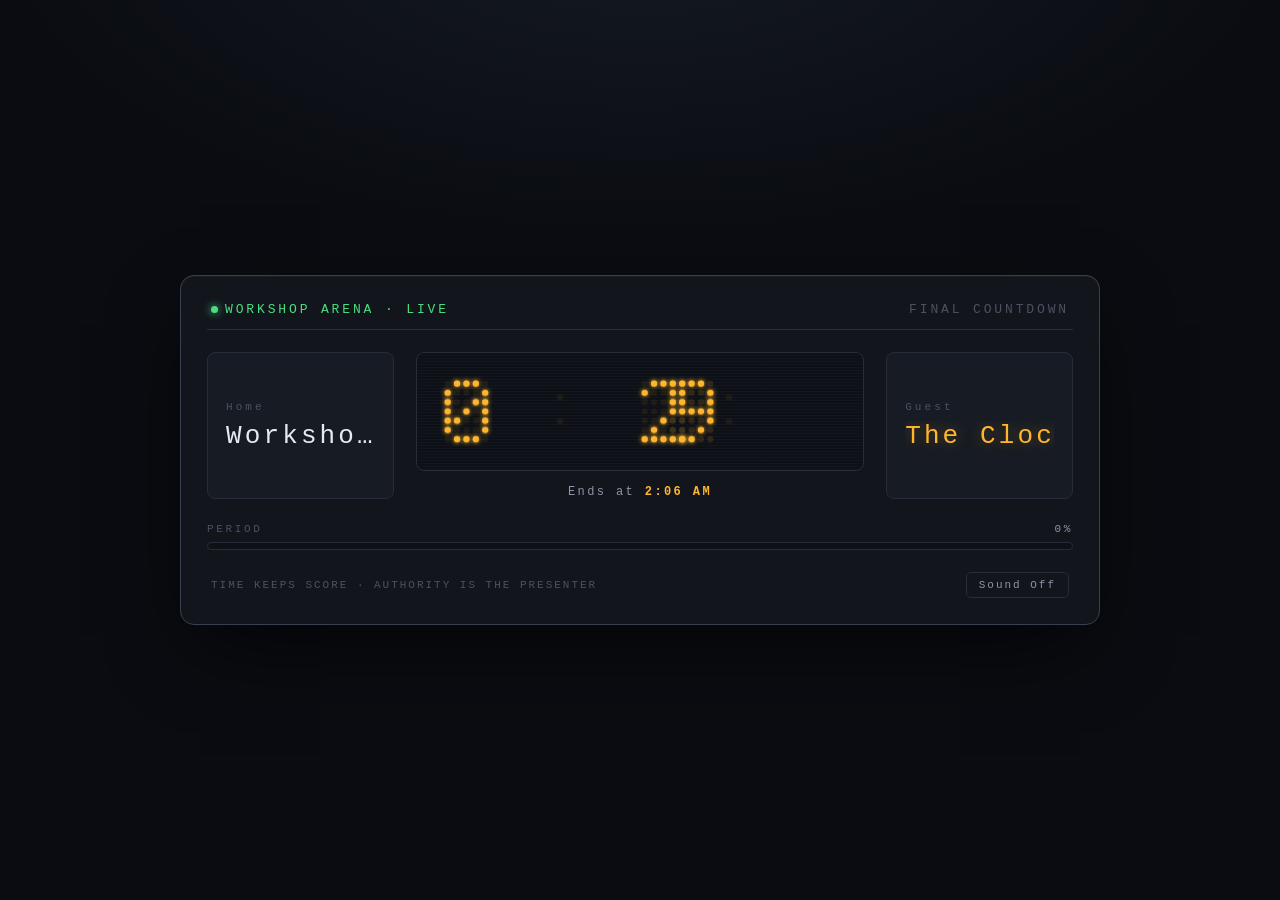
<file: examples/intro-prompt/index.html>
<!DOCTYPE html>
<html lang="en">
<head>
<meta charset="UTF-8">
<meta name="viewport" content="width=device-width, initial-scale=1.0">
<title>Workshop Arena · Final Countdown</title>
<style>
  :root {
    --arena: #0a0c11;
    --panel: #12151c;
    --panel-inner: #171b23;
    --frame: #262c38;
    --frame-bright: #38404f;
    --led: #ffb62e;
    --led-dim: rgba(255, 182, 46, 0.09);
    --red: #ff4b33;
    --muted: #8b95a5;
    --faint: #4a5261;
    --live: #4ade80;
  }

  * { margin: 0; padding: 0; box-sizing: border-box; }

  html, body { height: 100%; }

  body {
    background:
      radial-gradient(1200px 600px at 50% -10%, #151a24 0%, var(--arena) 55%),
      var(--arena);
    color: #e6ebf2;
    font-family: ui-monospace, SFMono-Regular, Menlo, Consolas, "Liberation Mono", monospace;
    display: flex;
    align-items: center;
    justify-content: center;
    min-height: 100%;
    padding: clamp(12px, 3vw, 40px);
  }

  .board {
    width: min(100%, 920px);
    background: var(--panel);
    border: 1px solid var(--frame-bright);
    border-radius: 14px;
    padding: clamp(12px, 2.5vw, 26px);
    box-shadow:
      0 30px 80px -20px rgba(0,0,0,0.8),
      inset 0 1px 0 rgba(255,255,255,0.04);
  }

  .eyebrow {
    display: flex;
    align-items: center;
    justify-content: space-between;
    gap: 12px;
    padding: 0 4px 12px;
    border-bottom: 1px solid var(--frame);
    margin-bottom: clamp(14px, 2.5vw, 22px);
    font-size: clamp(10px, 1.4vw, 13px);
    letter-spacing: 0.22em;
    text-transform: uppercase;
    color: var(--muted);
  }

  .eyebrow .live {
    display: inline-flex;
    align-items: center;
    gap: 7px;
    color: var(--live);
  }

  .eyebrow .live::before {
    content: "";
    width: 7px;
    height: 7px;
    border-radius: 50%;
    background: var(--live);
    box-shadow: 0 0 8px var(--live);
    animation: pulse 1.6s ease-in-out infinite;
  }

  .eyebrow .tag { color: var(--faint); }

  .main {
    display: grid;
    grid-template-columns: 1fr 2.4fr 1fr;
    align-items: stretch;
    gap: clamp(10px, 2vw, 22px);
  }

  .plaque {
    display: flex;
    flex-direction: column;
    justify-content: center;
    gap: 8px;
    padding: clamp(10px, 2vw, 18px);
    background: var(--panel-inner);
    border: 1px solid var(--frame);
    border-radius: 8px;
    min-width: 0;
  }

  .plaque .side {
    font-size: clamp(9px, 1.2vw, 11px);
    letter-spacing: 0.28em;
    color: var(--faint);
  }

  .plaque .name {
    font-size: clamp(16px, 2.6vw, 26px);
    letter-spacing: 0.12em;
    white-space: nowrap;
    overflow: hidden;
    text-overflow: ellipsis;
  }

  .plaque .name.clock {
    color: var(--led);
    text-shadow: 0 0 14px rgba(255,182,46,0.35);
  }

  .clock {
    display: flex;
    align-items: stretch;
    justify-content: center;
    flex-direction: column;
    gap: clamp(8px, 1.5vw, 14px);
    min-width: 0;
  }

  .display {
    width: 100%;
    background: #0d1016;
    border: 1px solid var(--frame);
    border-radius: 8px;
    padding: clamp(8px, 1.6vw, 14px);
    position: relative;
    overflow: hidden;
  }

  .display::after {
    content: "";
    position: absolute;
    inset: 0;
    background: repeating-linear-gradient(
      0deg,
      rgba(255,255,255,0.025) 0 1px,
      transparent 1px 3px
    );
    pointer-events: none;
  }

  canvas {
    display: block;
    width: 100%;
    height: auto;
  }

  .ends {
    font-size: clamp(10px, 1.4vw, 12px);
    letter-spacing: 0.2em;
    color: var(--muted);
    text-align: center;
  }

  .ends b { color: var(--led); font-weight: 700; }

  .progress-wrap { margin-top: clamp(14px, 2.5vw, 24px); }

  .progress-head {
    display: flex;
    justify-content: space-between;
    font-size: clamp(9px, 1.2vw, 11px);
    letter-spacing: 0.24em;
    color: var(--faint);
    text-transform: uppercase;
    margin-bottom: 7px;
  }

  .progress-head .pct { color: var(--muted); }

  .track {
    height: 8px;
    background: #0d1016;
    border: 1px solid var(--frame);
    border-radius: 4px;
    overflow: hidden;
  }

  .fill {
    height: 100%;
    width: 0%;
    background: linear-gradient(90deg, #8a6a1a, var(--led));
    box-shadow: 0 0 10px rgba(255,182,46,0.5);
    transition: width 0.5s linear;
  }

  .board.is-final .fill { background: linear-gradient(90deg, #7a1e12, var(--red)); box-shadow: 0 0 10px rgba(255,75,51,0.5); }

  .board.is-final .plaque .name.clock,
  .board.is-final .ends b { color: var(--red); text-shadow: 0 0 14px rgba(255,75,51,0.45); }

  .banner {
    margin-top: clamp(14px, 2.5vw, 24px);
    border: 1px solid var(--red);
    border-radius: 8px;
    background: rgba(255,75,51,0.08);
    color: var(--red);
    font-size: clamp(14px, 2.4vw, 22px);
    letter-spacing: 0.34em;
    text-transform: uppercase;
    text-align: center;
    padding: clamp(10px, 1.8vw, 16px);
    display: none;
  }

  .board.is-final .banner { display: block; animation: flash 1s steps(2, jump-none) infinite; }

  .footer {
    margin-top: clamp(14px, 2.5vw, 22px);
    display: flex;
    justify-content: space-between;
    align-items: center;
    gap: 10px;
    padding: 0 4px;
    font-size: clamp(9px, 1.2vw, 11px);
    letter-spacing: 0.18em;
    color: var(--faint);
    text-transform: uppercase;
  }

  .sound-btn {
    background: transparent;
    color: var(--muted);
    border: 1px solid var(--frame);
    border-radius: 5px;
    padding: 6px 12px;
    font: inherit;
    font-size: clamp(9px, 1.2vw, 11px);
    letter-spacing: 0.18em;
    cursor: pointer;
    transition: border-color 0.2s, color 0.2s;
  }

  .sound-btn:hover { border-color: var(--frame-bright); color: #e6ebf2; }
  .sound-btn.on { color: var(--led); border-color: var(--led); }
  .sound-btn:focus-visible { outline: 2px solid var(--led); outline-offset: 2px; }

  @keyframes pulse {
    0%, 100% { opacity: 1; }
    50% { opacity: 0.35; }
  }

  @keyframes flash {
    0%, 100% { opacity: 1; }
    50% { opacity: 0.25; }
  }

  @media (max-width: 640px) {
    .main { grid-template-columns: 1fr; }
    .plaque { flex-direction: row; align-items: baseline; gap: 12px; }
    .footer { flex-direction: column; gap: 12px; }
  }

  @media (prefers-reduced-motion: reduce) {
    .eyebrow .live::before, .banner { animation: none; }
    .fill { transition: none; }
  }
</style>
</head>
<body>
  <main class="board" id="board" aria-live="off">
    <header class="eyebrow">
      <span class="live">Workshop Arena · Live</span>
      <span class="tag">Final Countdown</span>
    </header>

    <section class="main">
      <div class="plaque">
        <span class="side">Home</span>
        <span class="name">Workshop</span>
      </div>

      <div class="clock">
        <div class="display">
          <canvas id="clock" aria-label="Time remaining"></canvas>
        </div>
        <div class="ends" id="ends">Ends at <b id="endTime">--:--</b></div>
      </div>

      <div class="plaque">
        <span class="side">Guest</span>
        <span class="name clock" id="guestName">The Clock</span>
      </div>
    </section>

    <section class="progress-wrap">
      <div class="progress-head">
        <span>Period</span>
        <span class="pct" id="pct">0%</span>
      </div>
      <div class="track"><div class="fill" id="fill"></div></div>
    </section>

    <div class="banner" id="banner">Final &middot; End of Workshop</div>

    <footer class="footer">
      <span>Time keeps score &middot; authority is the presenter</span>
      <button class="sound-btn" id="soundBtn" type="button">Sound Off</button>
    </footer>
  </main>

<script>
(() => {
  "use strict";

  const DURATION = 3 * 60 * 60 * 1000;
  const KEY = "workshop-countdown-end";

  const FONT = {
    "0": ["01110","10001","10011","10101","11001","10001","01110"],
    "1": ["00100","01100","00100","00100","00100","00100","01110"],
    "2": ["01110","10001","00001","00010","00100","01000","11111"],
    "3": ["11111","00010","00100","00010","00001","10001","01110"],
    "4": ["00010","00110","01010","10010","11111","00010","00010"],
    "5": ["11111","10000","11110","00001","00001","10001","01110"],
    "6": ["00110","01000","10000","11110","10001","10001","01110"],
    "7": ["11111","00001","00010","00100","01000","01000","01000"],
    "8": ["01110","10001","10001","01110","10001","10001","01110"],
    "9": ["01110","10001","10001","01111","00001","00010","01100"]
  };

  const canvas = document.getElementById("clock");
  const ctx = canvas.getContext("2d");
  const board = document.getElementById("board");
  const endTimeEl = document.getElementById("endTime");
  const pctEl = document.getElementById("pct");
  const fillEl = document.getElementById("fill");
  const guestEl = document.getElementById("guestName");
  const soundBtn = document.getElementById("soundBtn");

  let end = Number(localStorage.getItem(KEY));
  if (!end || end <= Date.now()) {
    end = Date.now() + DURATION;
    localStorage.setItem(KEY, end);
  }
  const start = end - DURATION;

  let soundArmed = false;
  let audioCtx = null;
  let finalSounded = false;

  endTimeEl.textContent = new Date(end).toLocaleTimeString([], { hour: "numeric", minute: "2-digit" });

  soundBtn.addEventListener("click", () => {
    soundArmed = !soundArmed;
    soundBtn.classList.toggle("on", soundArmed);
    soundBtn.textContent = soundArmed ? "Sound On" : "Sound Off";
    if (soundArmed && !audioCtx) {
      try { audioCtx = new (window.AudioContext || window.webkitAudioContext)(); } catch (_) {}
    }
  });

  function buzzer() {
    if (!soundArmed || !audioCtx) return;
    if (audioCtx.state === "suspended") audioCtx.resume();
    const t0 = audioCtx.currentTime + 0.03;
    [[0, 0.42], [0.55, 0.42]].forEach(([off, dur]) => {
      const osc = audioCtx.createOscillator();
      const gain = audioCtx.createGain();
      osc.type = "square";
      osc.frequency.value = 418;
      gain.gain.setValueAtTime(0.0001, t0 + off);
      gain.gain.exponentialRampToValueAtTime(0.22, t0 + off + 0.02);
      gain.gain.setValueAtTime(0.22, t0 + off + dur - 0.08);
      gain.gain.exponentialRampToValueAtTime(0.0001, t0 + off + dur);
      osc.connect(gain).connect(audioCtx.destination);
      osc.start(t0 + off);
      osc.stop(t0 + off + dur + 0.05);
    });
  }

  const COLS = 42; // 6 digits × 6 + 2 colons × 3
  const PAD = 12;

  let unit = 10;
  let cssW = 1;
  let cssH = 1;

  function layout() {
    const dpr = window.devicePixelRatio || 1;
    cssW = canvas.clientWidth;
    unit = (cssW - PAD * 2) / COLS;
    cssH = unit * 7 + PAD * 2;
    canvas.width = Math.round(cssW * dpr);
    canvas.height = Math.round(cssH * dpr);
    canvas.style.height = cssH + "px";
  }

  function digitX(idx) {
    const row = Math.floor(idx / 2);
    const col = idx % 2;
    return PAD + col * 21 * unit + (row > 0 ? 24 * unit : 0);
  }

  function colonX(which) {
    return PAD + (which === 0 ? 12 : 30) * unit;
  }

  function draw(timeStr, colonOn) {
    const dpr = window.devicePixelRatio || 1;
    const isFinal = timeStr === "00:00:00";
    const color = isFinal ? "#ff4b33" : "#ffb62e";
    const dimColor = isFinal ? "rgba(255,75,51,0.07)" : "rgba(255,182,46,0.07)";

    ctx.setTransform(dpr, 0, 0, dpr, 0, 0);
    ctx.clearRect(0, 0, cssW, cssH);

    // Unlit full matrix (faint), so the whole board reads as a scoreboard
    ctx.fillStyle = dimColor;
    ctx.shadowBlur = 0;
    for (let d = 0; d < 6; d++) {
      drawMatrix(digitX(d), PAD, unit, () => true);
    }
    drawColonMatrix(colonX(0), PAD, unit);
    drawColonMatrix(colonX(1), PAD, unit);

    // Lit digits
    ctx.fillStyle = color;
    ctx.shadowColor = color;
    ctx.shadowBlur = 5;
    for (let d = 0; d < 6; d++) {
      const rows = FONT[timeStr[d]] || "0000000";
      drawMatrix(digitX(d), PAD, unit, (r, c) => rows[r] && rows[r][c] === "1");
    }
    if (colonOn) {
      drawColonMatrix(colonX(0), PAD, unit);
      drawColonMatrix(colonX(1), PAD, unit);
    }
    ctx.shadowBlur = 0;
  }

  function drawMatrix(x0, y0, u, shouldLight) {
    const r = u * 0.34;
    for (let rw = 0; rw < 7; rw++) {
      for (let c = 0; c < 5; c++) {
        if (shouldLight(rw, c)) {
          dot(x0 + (c + 0.5) * u, y0 + (rw + 0.5) * u, r);
        }
      }
    }
  }

  function drawColonMatrix(x0, y0, u) {
    const r = u * 0.34;
    dot(x0 + u * 0.5, y0 + u * 2.0, r);
    dot(x0 + u * 0.5, y0 + u * 4.6, r);
  }

  function dot(x, y, r) {
    ctx.beginPath();
    ctx.arc(x, y, r, 0, Math.PI * 2);
    ctx.fill();
  }

  function pad2(n) { return String(n).padStart(2, "0"); }

  function tick() {
    const now = Date.now();
    let remaining = end - now;

    if (remaining <= 0) {
      remaining = 0;
      if (!board.classList.contains("is-final")) {
        board.classList.add("is-final");
        guestEl.textContent = "Final";
        if (!finalSounded) { buzzer(); finalSounded = true; }
      }
    } else {
      if (board.classList.contains("is-final")) {
        board.classList.remove("is-final");
        guestEl.textContent = "The Clock";
        finalSounded = false;
      }
    }

    const total = end - start;
    const elapsedPct = Math.min(100, Math.max(0, (now - start) / total * 100));
    fillEl.style.width = elapsedPct + "%";
    pctEl.textContent = Math.round(elapsedPct) + "%";

    const s = Math.floor(remaining / 1000);
    const timeStr = pad2(Math.floor(s / 3600)) + ":" + pad2(Math.floor((s % 3600) / 60)) + ":" + pad2(s % 60);
    const colonOn = reduced ? true : (Math.floor(now / 1000) % 2 === 0);

    canvas.setAttribute("aria-label", "Time remaining: " + timeStr);
    draw(timeStr, colonOn);
  }

  const reduced = window.matchMedia("(prefers-reduced-motion: reduce)").matches;
  let raf = null;
  function loop() {
    tick();
    raf = requestAnimationFrame(loop);
  }

  let resizeTimer = null;
  window.addEventListener("resize", () => {
    clearTimeout(resizeTimer);
    resizeTimer = setTimeout(() => { layout(); }, 120);
  });

  layout();
  loop();
})();
</script>
</body>
</html>
</file>
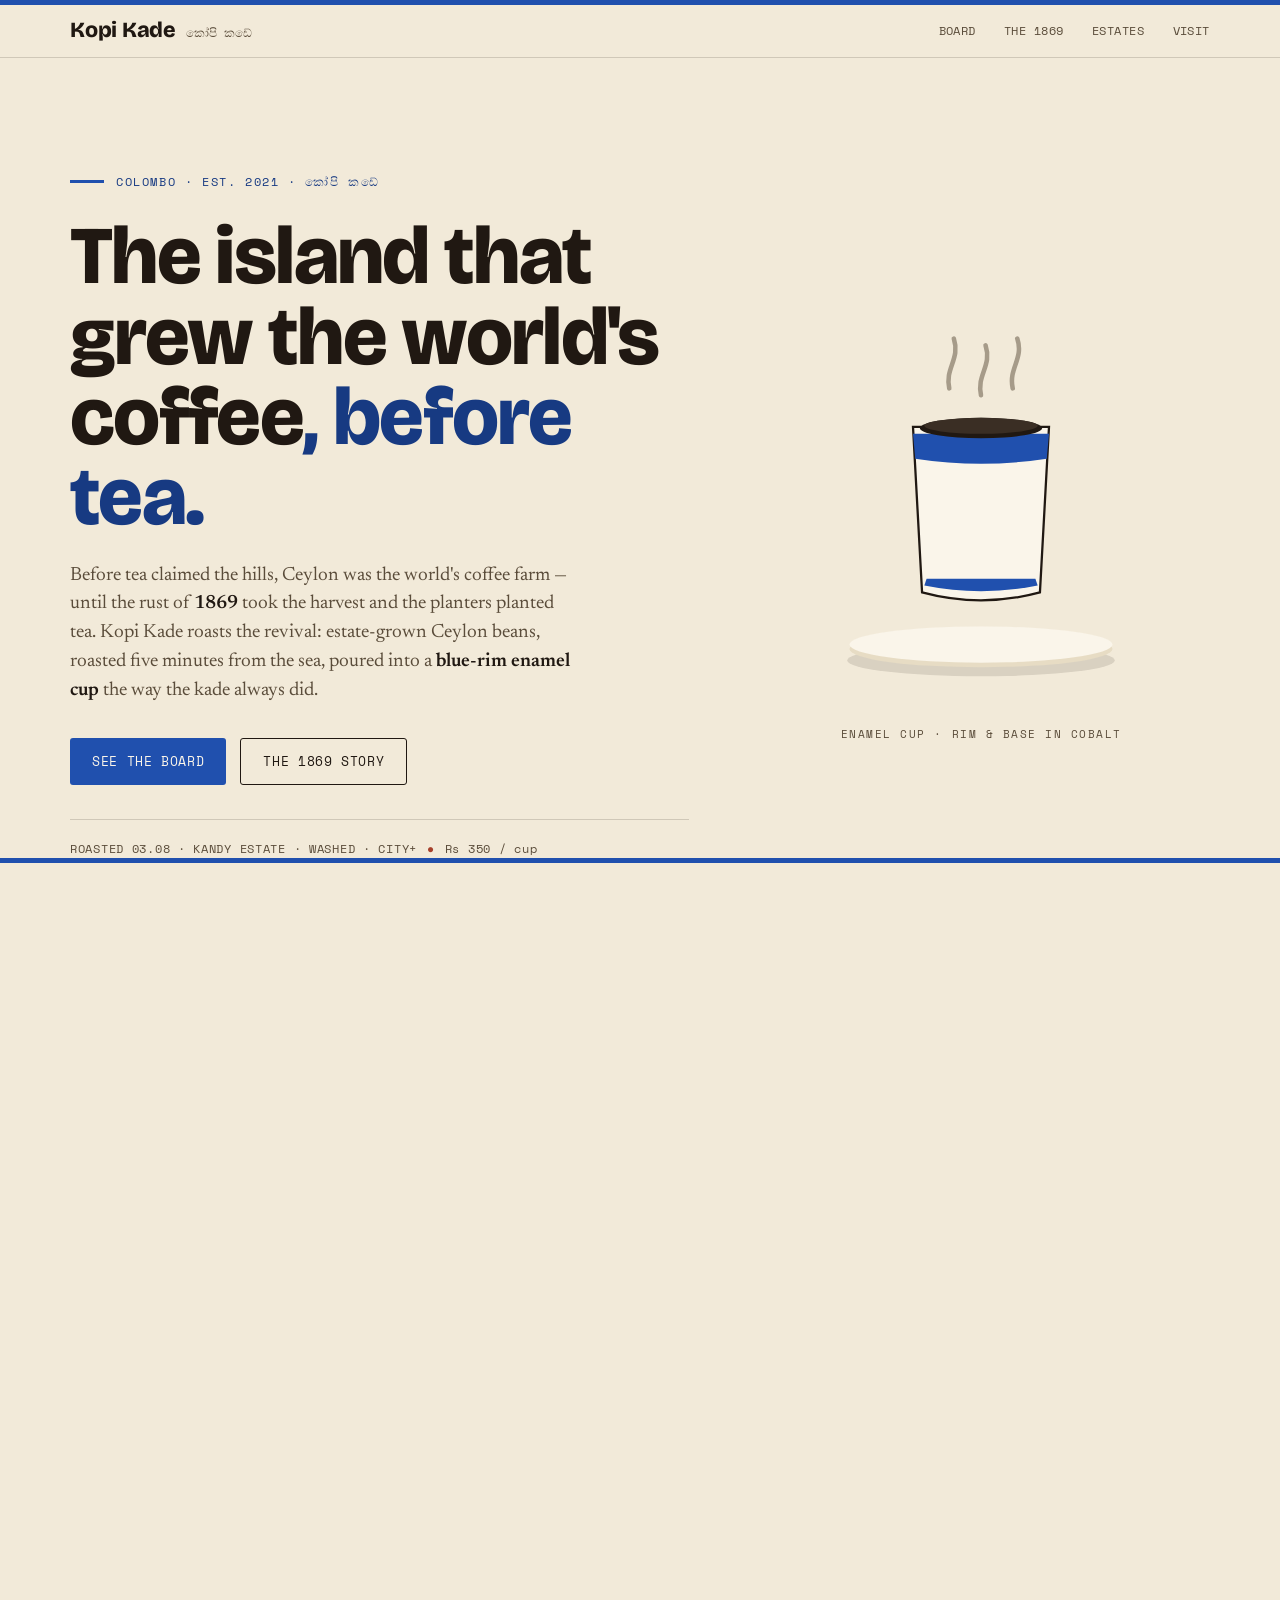
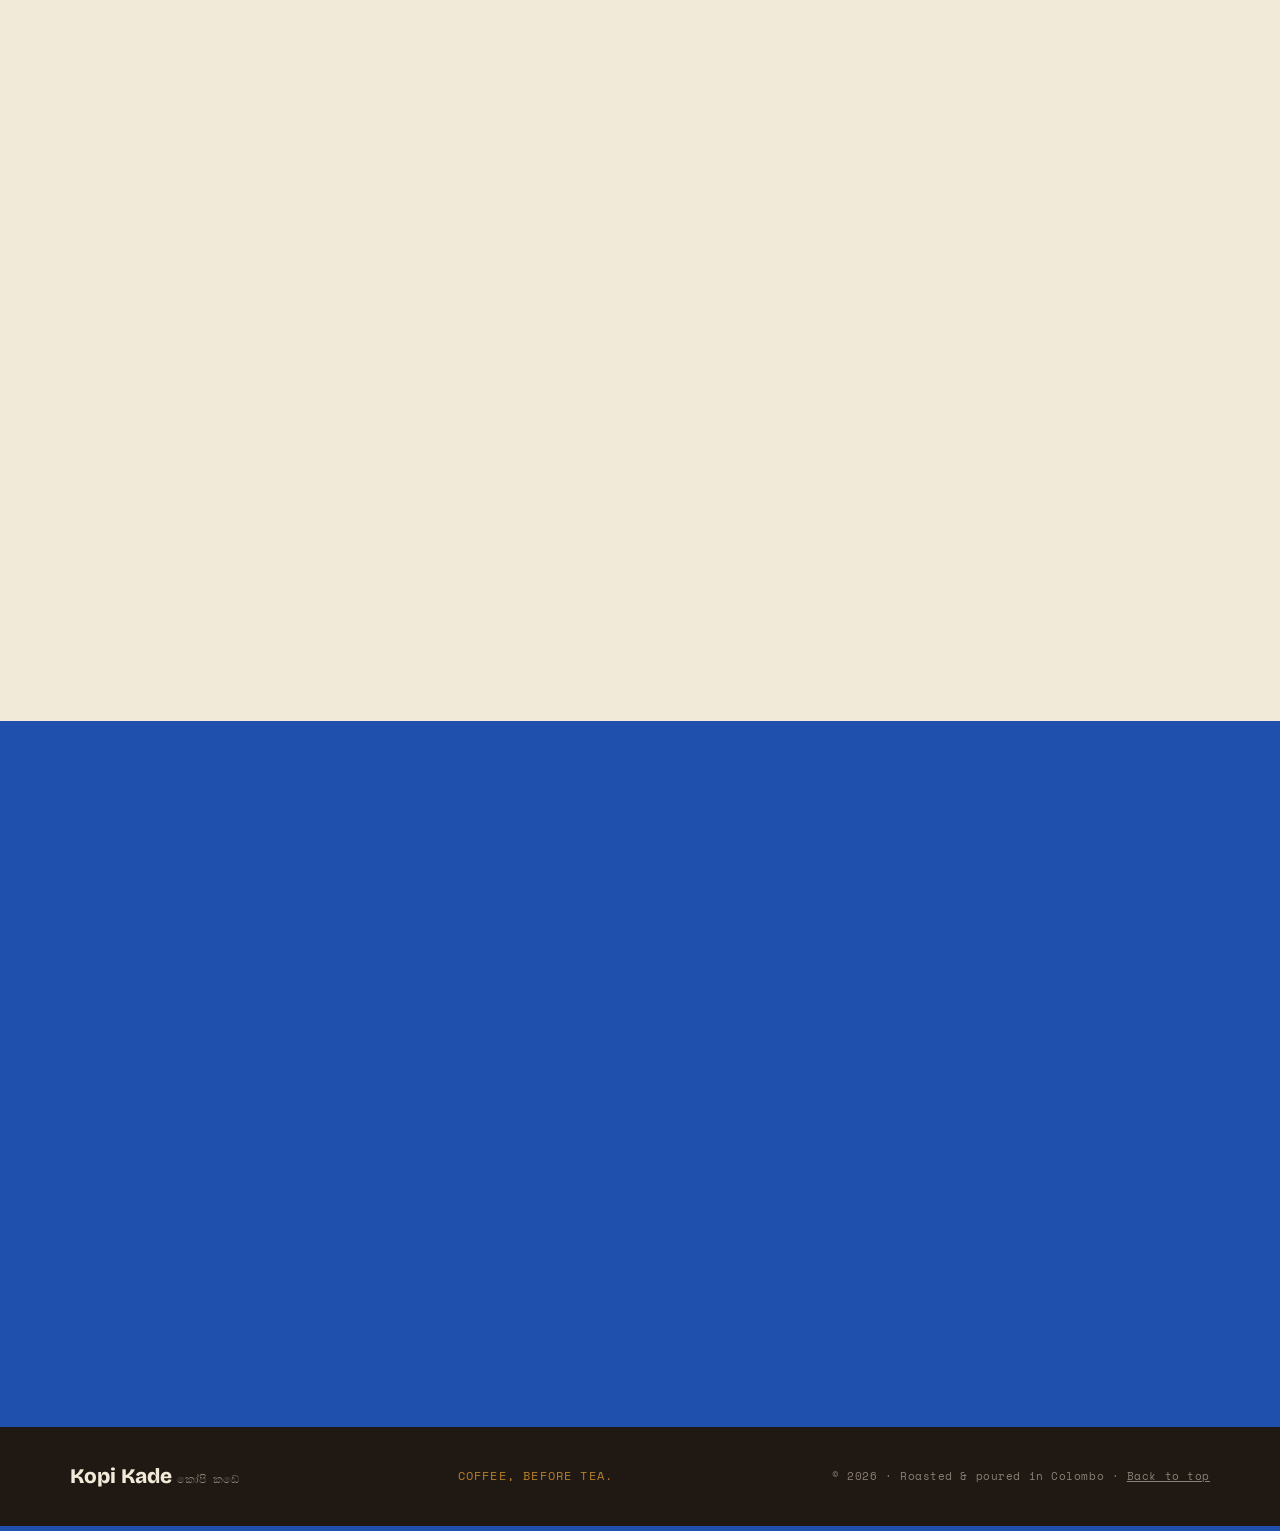
<file: examples/landing-page/with-skills/index.html>
<!DOCTYPE html>
<html lang="en">
<head>
<meta charset="UTF-8" />
<meta name="viewport" content="width=device-width, initial-scale=1.0" />
<title>Kopi Kade — Ceylon coffee, roasted in Colombo</title>
<meta name="description" content="Kopi Kade is a specialty kopi kade in Colombo pouring the revival of Ceylon coffee — the island that grew the world's coffee before the 1869 rust. Estate beans, roasted on Galle Road, served in a blue-rim enamel cup." />
<link rel="preconnect" href="https://fonts.googleapis.com" />
<link rel="preconnect" href="https://fonts.gstatic.com" crossorigin />
<link href="https://fonts.googleapis.com/css2?family=Bricolage+Grotesque:opsz,wght@12..96,500;12..96,700;12..96,800&family=Newsreader:opsz,wght@6..72,400;6..72,500;6..72,600&family=Space+Mono:wght@400;700&display=swap" rel="stylesheet" />
<style>
  :root {
    --ivory: #f2ead9;
    --paper: #faf5ea;
    --ink: #201812;
    --ink-soft: #5a4c3a;
    --enamel: #2050ae;
    --enamel-deep: #173a82;
    --jaggery: #b9812a;
    --rust: #a6402b;
    --line: rgba(32, 24, 18, 0.16);
    --font-display: "Bricolage Grotesque", system-ui, sans-serif;
    --font-body: "Newsreader", Georgia, serif;
    --font-mono: "Space Mono", ui-monospace, monospace;
    --rim: 5px;
  }

  * { margin: 0; padding: 0; box-sizing: border-box; }

  html { scroll-behavior: smooth; }

  body {
    font-family: var(--font-body);
    background: var(--ivory);
    color: var(--ink);
    line-height: 1.5;
    -webkit-font-smoothing: antialiased;
    overflow-x: hidden;
  }

  ::selection { background: var(--enamel); color: var(--paper); }

  a { color: inherit; }

  img, svg { display: block; max-width: 100%; }

  .wrap { width: min(1140px, 92%); margin-inline: auto; }

  /* ---------------- Header ---------------- */
  .site-header {
    position: sticky;
    top: 0;
    z-index: 60;
    background: var(--ivory);
    border-top: var(--rim) solid var(--enamel);
    border-bottom: 1px solid var(--line);
  }

  .nav {
    display: flex;
    align-items: center;
    justify-content: space-between;
    gap: 20px;
    padding: 14px 0;
  }

  .wordmark {
    display: flex;
    align-items: baseline;
    gap: 10px;
    font-family: var(--font-display);
    font-weight: 800;
    font-size: 1.35rem;
    letter-spacing: -0.01em;
    text-decoration: none;
    line-height: 1;
  }

  .wordmark .si { font-family: var(--font-mono); font-weight: 400; font-size: 0.72rem; color: var(--ink-soft); letter-spacing: 0; }

  .nav-links {
    display: flex;
    align-items: center;
    gap: 28px;
    list-style: none;
  }

  .nav-links a {
    font-family: var(--font-mono);
    font-size: 0.78rem;
    letter-spacing: 0.04em;
    text-transform: uppercase;
    text-decoration: none;
    color: var(--ink-soft);
    transition: color 0.15s ease;
  }

  .nav-links a:hover { color: var(--enamel); }

  .nav-toggle {
    display: none;
    background: none;
    border: 1.5px solid var(--ink);
    border-radius: 50%;
    width: 40px;
    height: 40px;
    font-family: var(--font-mono);
    font-size: 1rem;
    color: var(--ink);
    cursor: pointer;
  }

  .nav-toggle[aria-expanded="true"] { color: var(--paper); background: var(--enamel); border-color: var(--enamel); }

  /* ---------------- Hero ---------------- */
  .hero { padding: clamp(64px, 9vw, 120px) 0 0; position: relative; }

  .hero-grid {
    display: grid;
    grid-template-columns: minmax(0, 1.15fr) minmax(0, 0.85fr);
    gap: clamp(32px, 5vw, 72px);
    align-items: center;
  }

  .hero-eyebrow {
    font-family: var(--font-mono);
    font-size: 0.72rem;
    letter-spacing: 0.14em;
    text-transform: uppercase;
    color: var(--enamel-deep);
    display: flex;
    align-items: center;
    gap: 12px;
    margin-bottom: 26px;
  }

  .hero-eyebrow::before {
    content: "";
    width: 34px;
    height: 3px;
    background: var(--enamel);
  }

  .hero h1 {
    font-family: var(--font-display);
    font-weight: 800;
    font-size: clamp(2.7rem, 6.4vw, 5.3rem);
    line-height: 0.98;
    letter-spacing: -0.02em;
    margin-bottom: 24px;
  }

  .hero h1 .dim { color: var(--enamel-deep); }

  .hero-lede {
    font-size: clamp(1.05rem, 1.5vw, 1.2rem);
    color: var(--ink-soft);
    max-width: 46ch;
    margin-bottom: 32px;
  }

  .hero-lede strong { color: var(--ink); font-weight: 600; }

  .hero-ctas { display: flex; flex-wrap: wrap; gap: 14px; margin-bottom: 34px; }

  .btn {
    display: inline-flex;
    align-items: center;
    gap: 10px;
    padding: 13px 22px;
    border-radius: 3px;
    font-family: var(--font-mono);
    font-size: 0.8rem;
    letter-spacing: 0.05em;
    text-transform: uppercase;
    text-decoration: none;
    cursor: pointer;
    transition: transform 0.15s ease, box-shadow 0.2s ease, background 0.2s ease, color 0.2s ease;
  }

  .btn:hover { transform: translateY(-2px); }

  .btn-cobalt { background: var(--enamel); color: var(--paper); }
  .btn-cobalt:hover { background: var(--enamel-deep); }

  .btn-ghost { border: 1.5px solid var(--ink); color: var(--ink); background: transparent; }
  .btn-ghost:hover { background: var(--ink); color: var(--ivory); }

  .hero-stamp {
    font-family: var(--font-mono);
    font-size: 0.74rem;
    letter-spacing: 0.06em;
    color: var(--ink-soft);
    display: flex;
    align-items: center;
    gap: 10px;
    padding-top: 20px;
    border-top: 1px solid var(--line);
  }

  .hero-stamp b { color: var(--rust); font-weight: 700; }

  /* Hero cup */
  .hero-cup { position: relative; display: grid; place-items: center; padding: 12px 0 0; }

  .cup-wrap { position: relative; width: min(340px, 84%); }

  .cup-svg { width: 100%; height: auto; }

  .steam {
    animation: rise 3.4s ease-in-out infinite;
  }
  .steam.s2 { animation-delay: 1.1s; }
  .steam.s3 { animation-delay: 2.2s; }

  @keyframes rise {
    0%   { opacity: 0; transform: translateY(6px); }
    35%  { opacity: 0.85; }
    100% { opacity: 0; transform: translateY(-22px); }
  }

  .cup-float { animation: bob 6s ease-in-out infinite; }
  @keyframes bob {
    0%, 100% { transform: translateY(0); }
    50%      { transform: translateY(-8px); }
  }

  .cup-caption {
    margin-top: 18px;
    font-family: var(--font-mono);
    font-size: 0.68rem;
    letter-spacing: 0.14em;
    text-transform: uppercase;
    color: var(--ink-soft);
    text-align: center;
  }

  /* ---------------- Section chrome ---------------- */
  section { padding: clamp(72px, 10vw, 120px) 0; }

  .rim-band {
    height: var(--rim);
    background: var(--enamel);
  }

  .section-label {
    font-family: var(--font-mono);
    font-size: 0.72rem;
    letter-spacing: 0.16em;
    text-transform: uppercase;
    color: var(--enamel-deep);
    display: flex;
    align-items: center;
    gap: 12px;
    margin-bottom: 20px;
  }

  .section-label::before { content: ""; width: 26px; height: 3px; background: var(--enamel); }

  .section-label.on-dark { color: #c9d8f2; }
  .section-label.on-dark::before { background: var(--jaggery); }

  .section-title {
    font-family: var(--font-display);
    font-weight: 800;
    font-size: clamp(2rem, 4.6vw, 3.4rem);
    line-height: 1.02;
    letter-spacing: -0.015em;
    margin-bottom: 18px;
  }

  .section-sub { font-size: clamp(1rem, 1.4vw, 1.15rem); color: var(--ink-soft); max-width: 56ch; }

  /* ---------------- The 1869 (story) ---------------- */
  .story { background: var(--ivory); }

  .story-head { margin-bottom: 56px; }

  .story-grid {
    display: grid;
    grid-template-columns: minmax(0, 0.85fr) minmax(0, 1.15fr);
    gap: clamp(32px, 5vw, 72px);
    align-items: start;
  }

  .story-body p { font-size: 1.06rem; color: var(--ink-soft); margin-bottom: 18px; max-width: 56ch; }
  .story-body p strong { color: var(--ink); font-weight: 600; }

  .rust-thread { margin-top: 30px; }

  .rust-thread .tick {
    display: grid;
    grid-template-columns: 74px 1fr;
    gap: 18px;
    padding: 14px 0;
    border-top: 1px solid var(--line);
  }

  .rust-thread .tick:last-child { border-bottom: 1px solid var(--line); }

  .rust-thread .year {
    font-family: var(--font-display);
    font-weight: 800;
    font-size: 1.5rem;
    color: var(--rust);
    letter-spacing: -0.01em;
  }

  .rust-thread .desc { font-size: 0.98rem; color: var(--ink-soft); padding-top: 5px; }
  .rust-thread .desc b { color: var(--ink); font-weight: 600; }

  .pull-line {
    margin-top: 44px;
    font-family: var(--font-display);
    font-weight: 700;
    font-size: clamp(1.5rem, 3vw, 2.2rem);
    line-height: 1.1;
    letter-spacing: -0.01em;
    color: var(--ink);
    max-width: 26ch;
  }

  .pull-line em { color: var(--enamel-deep); font-style: normal; }

  /* ---------------- The Board (menu) ---------------- */
  .board { background: var(--ink); color: var(--ivory); }

  .board-head { display: flex; flex-wrap: wrap; justify-content: space-between; align-items: end; gap: 18px; margin-bottom: 52px; }

  .board .section-title { color: var(--ivory); }
  .board .section-sub { color: rgba(242, 234, 217, 0.72); }

  .board-note { font-family: var(--font-mono); font-size: 0.72rem; letter-spacing: 0.1em; text-transform: uppercase; color: var(--jaggery); }

  .menu-list { max-width: 780px; }

  .menu-row {
    display: grid;
    grid-template-columns: minmax(0, 1fr) auto;
    gap: 20px;
    padding: 22px 0;
    border-top: 1px solid rgba(242, 234, 217, 0.18);
    transition: padding-left 0.2s ease;
  }

  .menu-row:hover { padding-left: 10px; }

  .menu-row:last-child { border-bottom: 1px solid rgba(242, 234, 217, 0.18); }

  .menu-name {
    display: flex;
    align-items: baseline;
    gap: 14px;
    font-family: var(--font-display);
    font-weight: 700;
    font-size: clamp(1.3rem, 2.4vw, 1.75rem);
    letter-spacing: -0.01em;
  }

  .menu-name .si { font-family: var(--font-mono); font-weight: 400; font-size: 0.62rem; color: rgba(242, 234, 217, 0.5); letter-spacing: 0.02em; }

  .menu-desc { color: rgba(242, 234, 217, 0.72); font-size: 1rem; margin-top: 6px; max-width: 52ch; }

  .menu-data {
    font-family: var(--font-mono);
    font-size: 0.7rem;
    letter-spacing: 0.06em;
    color: #c9d8f2;
    margin-top: 10px;
  }

  .menu-price {
    font-family: var(--font-mono);
    font-weight: 700;
    font-size: 1.05rem;
    color: var(--jaggery);
    white-space: nowrap;
    align-self: start;
    padding-top: 4px;
  }

  /* ---------------- The Estates (origin) ---------------- */
  .estates { background: var(--ivory); }

  .estates-head { margin-bottom: 48px; }

  .lot-grid {
    display: grid;
    grid-template-columns: repeat(3, 1fr);
    gap: 18px;
  }

  .lot {
    background: var(--paper);
    border: 1px solid var(--line);
    border-top: var(--rim) solid var(--enamel);
    padding: 26px 24px 24px;
    transition: transform 0.2s ease, box-shadow 0.25s ease;
  }

  .lot:hover { transform: translateY(-4px); box-shadow: 0 18px 40px -22px rgba(32, 24, 18, 0.4); }

  .lot .lot-name {
    font-family: var(--font-display);
    font-weight: 800;
    font-size: 1.5rem;
    letter-spacing: -0.01em;
    margin-bottom: 4px;
  }

  .lot .lot-tag { font-family: var(--font-mono); font-size: 0.66rem; letter-spacing: 0.12em; text-transform: uppercase; color: var(--enamel-deep); margin-bottom: 18px; }

  .lot .lot-meta {
    font-family: var(--font-mono);
    font-size: 0.72rem;
    line-height: 1.9;
    letter-spacing: 0.02em;
    color: var(--ink-soft);
    border-top: 1px solid var(--line);
    padding-top: 14px;
  }

  .lot .lot-meta b { color: var(--ink); font-weight: 700; }

  .estates-foot {
    margin-top: 40px;
    font-family: var(--font-mono);
    font-size: 0.74rem;
    letter-spacing: 0.06em;
    text-transform: uppercase;
    color: var(--ink-soft);
  }

  /* ---------------- Visit ---------------- */
  .visit { background: var(--enamel); color: var(--paper); }

  .visit-grid {
    display: grid;
    grid-template-columns: minmax(0, 1.1fr) minmax(0, 0.9fr);
    gap: clamp(32px, 5vw, 72px);
    align-items: center;
  }

  .visit .section-label { color: #d9e4f6; }
  .visit .section-label::before { background: var(--paper); }
  .visit .section-title { color: var(--paper); }
  .visit .section-sub { color: rgba(250, 245, 234, 0.82); }

  .visit-copy .section-title { margin-bottom: 26px; }

  .visit-meta { display: grid; gap: 6px; margin-top: 8px; }

  .visit-meta .vm {
    font-family: var(--font-mono);
    font-size: 0.8rem;
    letter-spacing: 0.04em;
    color: rgba(250, 245, 234, 0.92);
    padding: 9px 0;
    border-top: 1px solid rgba(250, 245, 234, 0.24);
  }

  .visit-meta .vm:last-child { border-bottom: 1px solid rgba(250, 245, 234, 0.24); }

  .visit-meta .vm b { color: var(--paper); font-weight: 700; }

  .visit-hours { margin-top: 26px; font-family: var(--font-mono); font-size: 0.74rem; letter-spacing: 0.05em; line-height: 1.9; color: #d9e4f6; }

  .visit-cta { margin-top: 30px; }

  .btn-paper { background: var(--paper); color: var(--enamel-deep); }
  .btn-paper:hover { background: #fff; }

  /* Mini cup motif for visit */
  .visit-cup { display: grid; place-items: center; }

  .visit-cup .cup-svg { width: min(260px, 80%); }

  /* ---------------- Footer ---------------- */
  .site-footer { background: var(--ink); color: rgba(242, 234, 217, 0.72); border-bottom: var(--rim) solid var(--enamel); }

  .footer-inner { display: flex; flex-wrap: wrap; justify-content: space-between; align-items: center; gap: 22px; padding: 34px 0; }

  .footer-brand { font-family: var(--font-display); font-weight: 800; font-size: 1.3rem; color: var(--ivory); }

  .footer-brand .si { font-family: var(--font-mono); font-weight: 400; font-size: 0.7rem; color: rgba(242, 234, 217, 0.55); }

  .footer-tag { font-family: var(--font-mono); font-size: 0.74rem; letter-spacing: 0.1em; text-transform: uppercase; color: var(--jaggery); }

  .footer-note { font-family: var(--font-mono); font-size: 0.7rem; letter-spacing: 0.05em; color: rgba(242, 234, 217, 0.5); }

  /* ---------------- Focus / motion ---------------- */
  :focus-visible { outline: 3px solid var(--enamel); outline-offset: 3px; }

  .sr-only {
    position: absolute;
    width: 1px; height: 1px;
    padding: 0; margin: -1px;
    overflow: hidden;
    clip: rect(0 0 0 0);
    white-space: nowrap;
    border: 0;
  }

  html.js .reveal { opacity: 0; transform: translateY(18px); transition: opacity 0.7s ease, transform 0.7s ease; }
  .reveal.in { opacity: 1; transform: none; }

  @media (prefers-reduced-motion: reduce) {
    html { scroll-behavior: auto; }
    .steam, .cup-float { animation: none !important; }
    html.js .reveal { opacity: 1; transform: none; transition: none; }
    .menu-row:hover { padding-left: 0; }
    .lot:hover { transform: none; box-shadow: none; }
    .btn:hover, .btn { transition: none; transform: none; }
  }

  /* ---------------- Responsive ---------------- */
  @media (max-width: 900px) {
    .hero-grid { grid-template-columns: 1fr; }
    .hero-cup { order: -1; margin-bottom: 8px; }
    .cup-wrap { width: min(300px, 76%); }

    .story-grid { grid-template-columns: 1fr; }

    .visit-grid { grid-template-columns: 1fr; }
    .visit-cup { order: -1; }

    .lot-grid { grid-template-columns: 1fr; }
  }

  @media (max-width: 640px) {
    .nav-links {
      position: fixed;
      inset: 0;
      top: 0;
      background: var(--ivory);
      flex-direction: column;
      justify-content: center;
      gap: 30px;
      font-size: 1.2rem;
      z-index: 50;
      transform: translateY(-100%);
      transition: transform 0.3s ease;
    }

    .nav-links.open { transform: translateY(0); }

    .nav-links a { font-size: 1.05rem; }

    .nav-toggle { display: block; position: relative; z-index: 60; }

    .nav { position: relative; }

    .wordmark .si { display: none; }

    .menu-row { grid-template-columns: 1fr; gap: 10px; }
    .menu-price { align-self: start; }

    .hero h1 { font-size: clamp(2.3rem, 11vw, 3.2rem); }
  }
</style>
</head>
<body>
<a class="sr-only" href="#board">Skip to menu</a>

<header class="site-header" id="top">
  <nav class="nav wrap" aria-label="Primary">
    <a class="wordmark" href="#top">Kopi Kade <span class="si" lang="si">කෝපි කඩේ</span></a>

    <button class="nav-toggle" id="navToggle" aria-expanded="false" aria-controls="navLinks" aria-label="Menu">+</button>

    <ul class="nav-links" id="navLinks">
      <li><a href="#board">Board</a></li>
      <li><a href="#story">The 1869</a></li>
      <li><a href="#estates">Estates</a></li>
      <li><a href="#visit">Visit</a></li>
    </ul>
  </nav>
</header>

<main>

  <!-- ================= HERO ================= -->
  <section class="hero" aria-labelledby="hero-title">
    <div class="wrap hero-grid">
      <div>
        <p class="hero-eyebrow">Colombo · Est. 2021 · කෝපි කඩේ</p>
        <h1 id="hero-title">The island that grew the world's coffee<span class="dim">, before tea.</span></h1>
        <p class="hero-lede">
          Before tea claimed the hills, Ceylon was the world's coffee farm — until the rust of <strong>1869</strong>
          took the harvest and the planters planted tea. Kopi Kade roasts the revival: estate-grown Ceylon beans,
          roasted five minutes from the sea, poured into a <strong>blue-rim enamel cup</strong> the way the kade always did.
        </p>
        <div class="hero-ctas">
          <a class="btn btn-cobalt" href="#board">See the board</a>
          <a class="btn btn-ghost" href="#story">The 1869 story</a>
        </div>
        <p class="hero-stamp">
          <span>ROASTED 03.08 · KANDY ESTATE · WASHED · CITY+</span>
          <b>●</b>
          <span>Rs 350 / cup</span>
        </p>
      </div>

      <div class="hero-cup">
        <div class="cup-wrap cup-float">
          <svg class="cup-svg" viewBox="0 0 300 360" role="img" aria-label="A white enamel cup with a cobalt rim, filled with black coffee and rising steam">
            <!-- steam -->
            <path class="steam" d="M122 78 C118 60 132 52 126 34" fill="none" stroke="#5a4c3a" stroke-width="4" stroke-linecap="round" opacity="0.5"/>
            <path class="steam s2" d="M150 84 C146 66 160 58 154 40" fill="none" stroke="#5a4c3a" stroke-width="4" stroke-linecap="round" opacity="0.5"/>
            <path class="steam s3" d="M178 78 C174 60 188 52 182 34" fill="none" stroke="#5a4c3a" stroke-width="4" stroke-linecap="round" opacity="0.5"/>
            <!-- saucer shadow -->
            <ellipse cx="150" cy="318" rx="118" ry="14" fill="#201812" opacity="0.12"/>
            <!-- saucer -->
            <ellipse cx="150" cy="308" rx="116" ry="16" fill="#e7dcc4"/>
            <ellipse cx="150" cy="304" rx="116" ry="16" fill="#faf5ea"/>
            <!-- cup body -->
            <path d="M90 112 L210 112 L202 258 Q150 272 98 258 Z" fill="#faf5ea" stroke="#201812" stroke-width="2"/>
            <!-- base ring -->
            <path d="M102 246 L198 246 L200 252 Q150 262 100 252 Z" fill="#2050ae"/>
            <!-- enamel rim band -->
            <path d="M90 118 L210 118 L208 140 Q150 149 92 140 Z" fill="#2050ae"/>
            <!-- coffee surface, filling the mouth above the band -->
            <ellipse cx="150" cy="113" rx="54" ry="9" fill="#201812"/>
            <ellipse cx="150" cy="111" rx="50" ry="7" fill="#3a2e24"/>
          </svg>
        </div>
        <p class="cup-caption">Enamel cup · rim &amp; base in cobalt</p>
      </div>
    </div>
  </section>

  <div class="rim-band" aria-hidden="true"></div>

  <!-- ================= THE 1869 ================= -->
  <section class="story" id="story" aria-labelledby="story-title">
    <div class="wrap story-grid">
      <div class="story-head reveal">
        <p class="section-label">The 1869</p>
        <h2 class="section-title" id="story-title">A fungus the size of a thumbprint ended an empire.</h2>
        <p class="section-sub">The island that fed the world's coffee habit lost it all in a single decade.</p>
      </div>

      <div class="story-body reveal">
        <p>
          In 1869, coffee rust — <strong>Hemileia vastatrix</strong> — reached Ceylon's wet hills. The island was then the
          world's largest coffee producer; within a decade the plantations were gone. The planters ripped out the coffee
          and planted <strong>tea</strong>. The world moved on.
        </p>
        <p>The kades didn't.</p>

        <div class="rust-thread">
          <div class="tick"><span class="year">1869</span><span class="desc"><b>The rust lands.</b> Vastatrix takes hold in the hill country within one season.</span></div>
          <div class="tick"><span class="year">1877</span><span class="desc"><b>The collapse.</b> Output craters; estates replant with tea at scale.</span></div>
          <div class="tick"><span class="year">1900s</span><span class="desc"><b>The forgetting.</b> Ceylon becomes the world's tea garden. Coffee becomes a memory.</span></div>
          <div class="tick"><span class="year">Today</span><span class="desc"><b>The revival.</b> A few estates plant coffee again, and we roast it in Colombo.</span></div>
        </div>

        <p class="pull-line">Tea made the island famous. <em>Coffee made it first.</em></p>
      </div>
    </div>
  </section>

  <div class="rim-band" aria-hidden="true"></div>

  <!-- ================= THE BOARD ================= -->
  <section class="board" id="board" aria-labelledby="board-title">
    <div class="wrap">
      <div class="board-head reveal">
        <div>
          <p class="section-label on-dark">The Board</p>
          <h2 class="section-title" id="board-title">Drinks, in the order the kade makes them.</h2>
          <p class="section-sub">Roasted Tuesday &amp; Saturday on Galle Road. Steamed coconut milk, kitul palm sugar, and no queue.</p>
        </div>
        <p class="board-note">Prices in rupees</p>
      </div>

      <div class="menu-list reveal">
        <div class="menu-row">
          <div>
            <h3 class="menu-name">Kopi <span class="si">කෝපි</span></h3>
            <p class="menu-desc">House black. Straight, unsweetened, in the small enamel cup. How it has always been taken.</p>
            <p class="menu-data">KENT · WASHED · CITY+ · 09 MIN</p>
          </div>
          <span class="menu-price">Rs 350</span>
        </div>

        <div class="menu-row">
          <div>
            <h3 class="menu-name">Kiri Kopi <span class="si">කිරි කෝපි</span></h3>
            <p class="menu-desc">Kopi with steamed coconut milk — the local flat white, made from the island's pantry.</p>
            <p class="menu-data">KENT · CUT WITH POL-KIRI</p>
          </div>
          <span class="menu-price">Rs 450</span>
        </div>

        <div class="menu-row">
          <div>
            <h3 class="menu-name">Jaggery Kopi</h3>
            <p class="menu-desc">Kitul palm sugar stirred through while it's hot. Sweet, dark, and a little smoky.</p>
            <p class="menu-data">S795 · NATURAL · JAGGERY SYRUP</p>
          </div>
          <span class="menu-price">Rs 420</span>
        </div>

        <div class="menu-row">
          <div>
            <h3 class="menu-name">Espresso</h3>
            <p class="menu-desc">Single-origin Kent, pulled short over a brass saucer. The tasting notes are in the cup, not on the chalkboard.</p>
            <p class="menu-data">KENT · WASHED · SO18</p>
          </div>
          <span class="menu-price">Rs 400</span>
        </div>

        <div class="menu-row">
          <div>
            <h3 class="menu-name">Ceylon Filter</h3>
            <p class="menu-desc">Steeped slow in a brass filter, long and sweet, drained into a tumbler with milk on the side.</p>
            <p class="menu-data">BOURBON · HONEY · 18 HRS</p>
          </div>
          <span class="menu-price">Rs 380</span>
        </div>

        <div class="menu-row">
          <div>
            <h3 class="menu-name">Beans · 250 g</h3>
            <p class="menu-desc">Take the roast home. Roasted Tuesday &amp; Saturday; bags leave with a date, not a best-before fairy tale.</p>
            <p class="menu-data">WHATEVER'S ON THE BAR</p>
          </div>
          <span class="menu-price">Rs 2,400</span>
        </div>
      </div>
    </div>
  </section>

  <div class="rim-band" aria-hidden="true"></div>

  <!-- ================= THE ESTATES ================= -->
  <section class="estates" id="estates" aria-labelledby="estates-title">
    <div class="wrap">
      <div class="estates-head reveal">
        <p class="section-label">The Estates</p>
        <h2 class="section-title" id="estates-title">Coffee is a recent memory here. We're making it present.</h2>
        <p class="section-sub">Three lots on the bar this week, grown on the same island that once supplied the world.</p>
      </div>

      <div class="lot-grid">
        <article class="lot reveal">
          <h3 class="lot-name">Kent</h3>
          <p class="lot-tag">The rust-tolerant classic</p>
          <p class="lot-meta">
            <b>Region</b>&nbsp; Kandy · 1,200 m<br />
            <b>Process</b>&nbsp; Washed<br />
            <b>Cup</b>&nbsp; Cacao, orange zest
          </p>
        </article>

        <article class="lot reveal">
          <h3 class="lot-name">S795</h3>
          <p class="lot-tag">Bred to resist the rust</p>
          <p class="lot-meta">
            <b>Region</b>&nbsp; Matale · 900 m<br />
            <b>Process</b>&nbsp; Natural<br />
            <b>Cup</b>&nbsp; Jaggery, molasses
          </p>
        </article>

        <article class="lot reveal">
          <h3 class="lot-name">Bourbon</h3>
          <p class="lot-tag">The high-grown sweet one</p>
          <p class="lot-meta">
            <b>Region</b>&nbsp; Nuwara Eliya · 1,800 m<br />
            <b>Process</b>&nbsp; Honey<br />
            <b>Cup</b>&nbsp; Floral, green apple
          </p>
        </article>
      </div>

      <p class="estates-foot reveal">Three lots · roasted in Colombo · on the bar this week</p>
    </div>
  </section>

  <!-- ================= VISIT ================= -->
  <section class="visit" id="visit" aria-labelledby="visit-title">
    <div class="wrap visit-grid">
      <div class="visit-copy reveal">
        <p class="section-label">Visit</p>
        <h2 class="section-title" id="visit-title">Corner of Galle Road, by the old lighthouse.</h2>
        <p class="section-sub">Enamel cups, a brass filter, and a counter with room to lean on. The steam tells you when it's fresh.</p>

        <div class="visit-meta">
          <p class="vm"><b>Find us</b>&nbsp;&nbsp; 42 Galle Road, Colombo 03</p>
          <p class="vm"><b>Call</b>&nbsp;&nbsp; +94 77 123 4567</p>
        </div>

        <p class="visit-hours">
          MON–SAT &nbsp; 07:00 – 19:00<br />
          SUN &nbsp;&nbsp;&nbsp;&nbsp;&nbsp;&nbsp; 08:00 – 16:00
        </p>

        <div class="visit-cta">
          <a class="btn btn-paper" href="#top">Drop by</a>
        </div>
      </div>

      <div class="visit-cup reveal">
        <svg class="cup-svg" viewBox="0 0 300 360" role="img" aria-label="Small blue-rimmed enamel cup">
          <ellipse cx="150" cy="318" rx="118" ry="14" fill="#0a2a5e" opacity="0.45"/>
          <ellipse cx="150" cy="308" rx="116" ry="16" fill="#0a2a5e"/>
          <ellipse cx="150" cy="304" rx="116" ry="16" fill="#faf5ea"/>
          <path d="M90 112 L210 112 L202 258 Q150 272 98 258 Z" fill="#faf5ea" stroke="#0a2a5e" stroke-width="2"/>
          <path d="M102 246 L198 246 L200 252 Q150 262 100 252 Z" fill="#2050ae"/>
          <path d="M90 118 L210 118 L208 140 Q150 149 92 140 Z" fill="#2050ae"/>
          <ellipse cx="150" cy="113" rx="54" ry="9" fill="#201812"/>
          <ellipse cx="150" cy="111" rx="50" ry="7" fill="#3a2e24"/>
        </svg>
      </div>
    </div>
  </section>

</main>

<footer class="site-footer">
  <div class="wrap footer-inner">
    <p class="footer-brand">Kopi Kade <span class="si" lang="si">කෝපි කඩේ</span></p>
    <p class="footer-tag">Coffee, before tea.</p>
    <p class="footer-note">© 2026 · Roasted &amp; poured in Colombo · <a href="#top">Back to top</a></p>
  </div>
</footer>

<script>
  document.documentElement.classList.add('js');

  // Nav toggle (mobile)
  const navToggle = document.getElementById('navToggle');
  const navLinks = document.getElementById('navLinks');

  navToggle.addEventListener('click', () => {
    const open = navLinks.classList.toggle('open');
    navToggle.setAttribute('aria-expanded', String(open));
    navToggle.textContent = open ? '×' : '+';
  });

  navLinks.querySelectorAll('a').forEach((link) =>
    link.addEventListener('click', () => {
      navLinks.classList.remove('open');
      navToggle.setAttribute('aria-expanded', 'false');
      navToggle.textContent = '+';
    })
  );

  // Reveal on scroll
  const reveals = document.querySelectorAll('.reveal');
  if ('IntersectionObserver' in window && !window.matchMedia('(prefers-reduced-motion: reduce)').matches) {
    const io = new IntersectionObserver(
      (entries) => {
        entries.forEach((entry) => {
          if (entry.isIntersecting) {
            entry.target.classList.add('in');
            io.unobserve(entry.target);
          }
        });
      },
      { threshold: 0.12 }
    );
    reveals.forEach((el) => io.observe(el));
  } else {
    reveals.forEach((el) => el.classList.add('in'));
  }
</script>
</body>
</html>
</file>
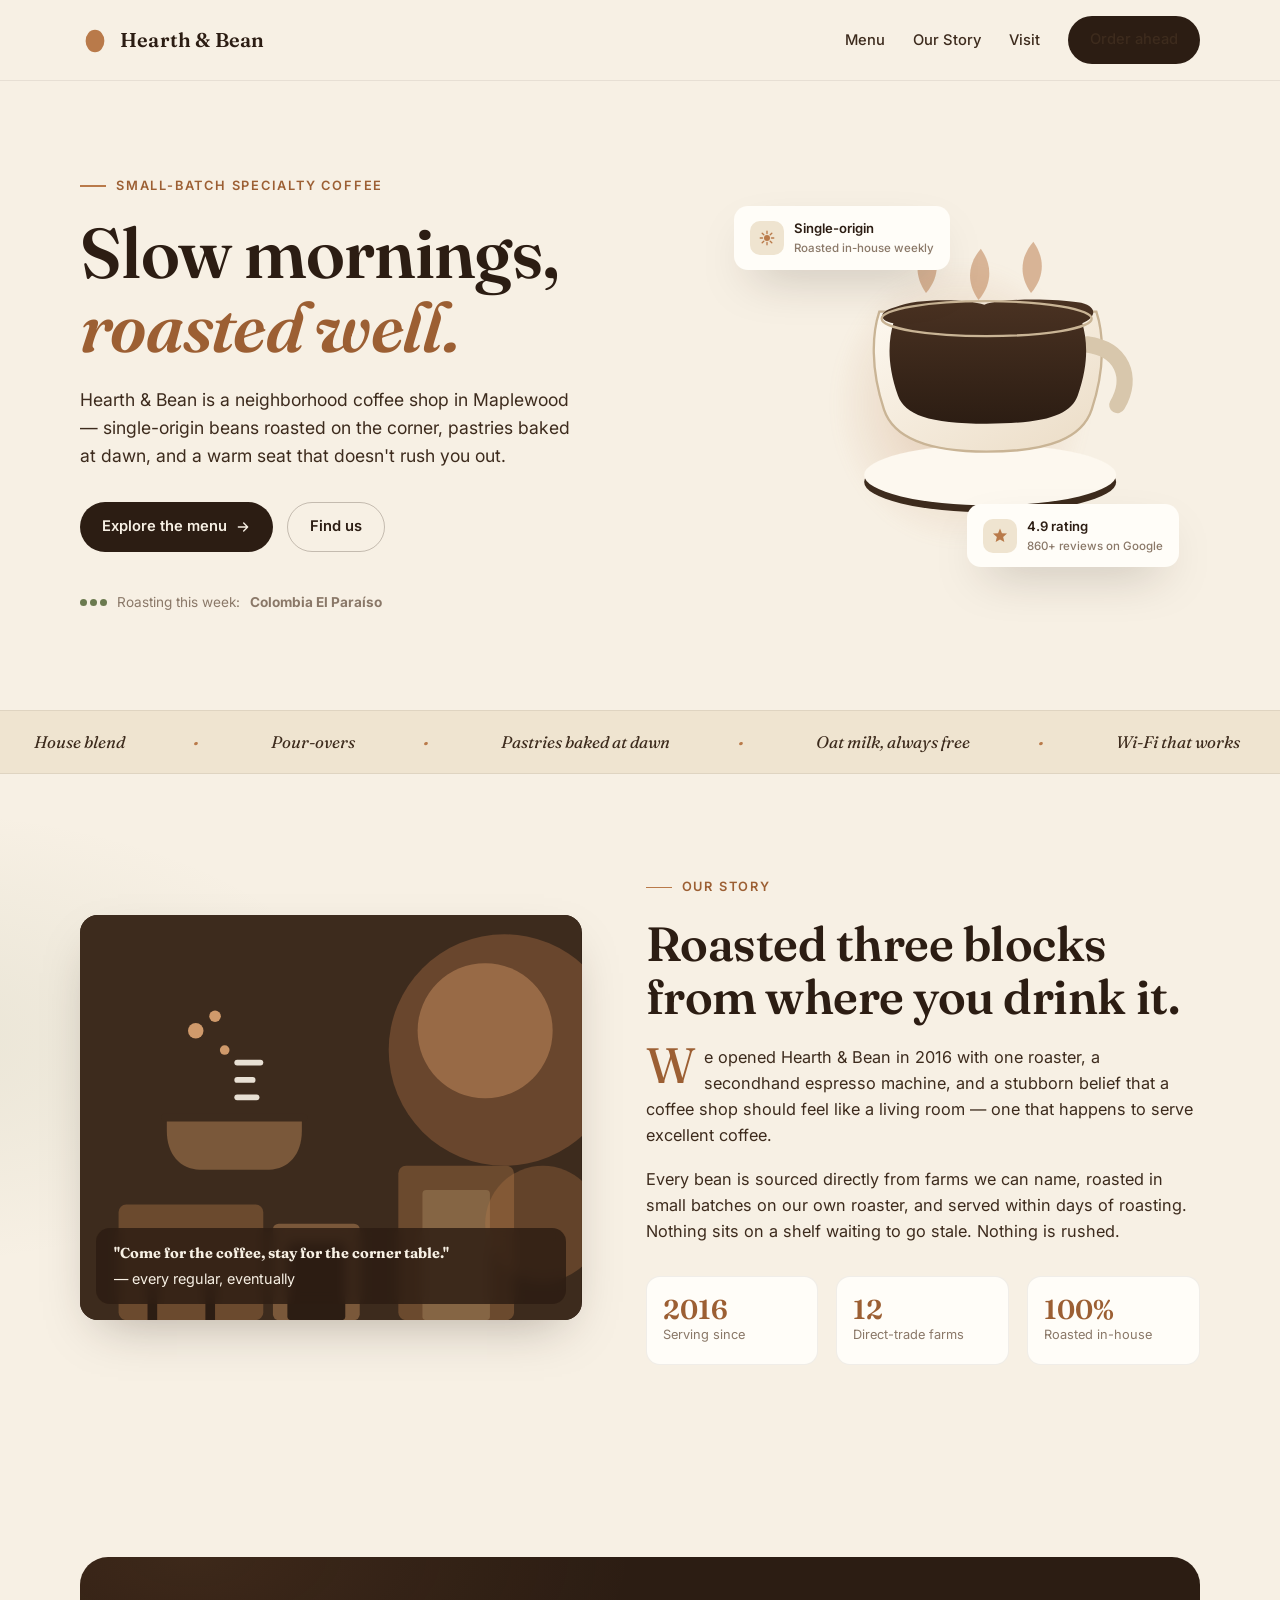
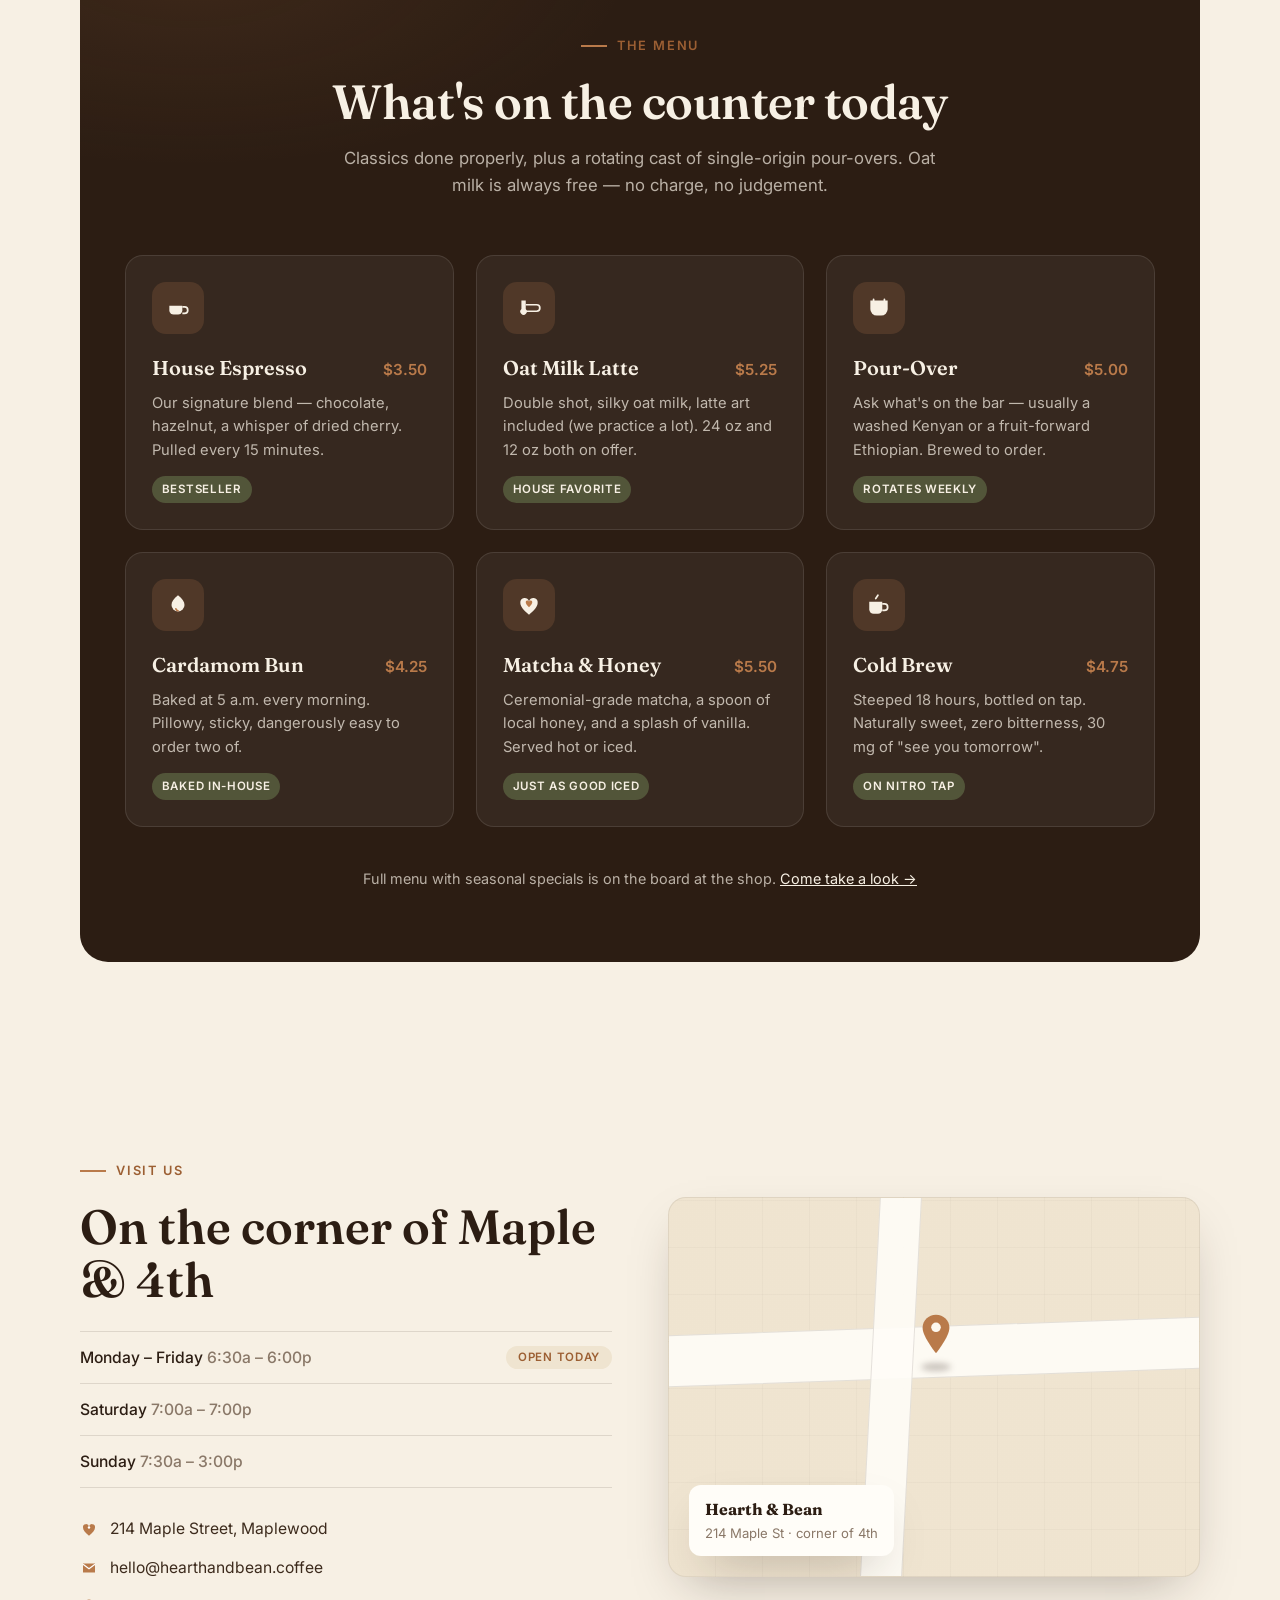
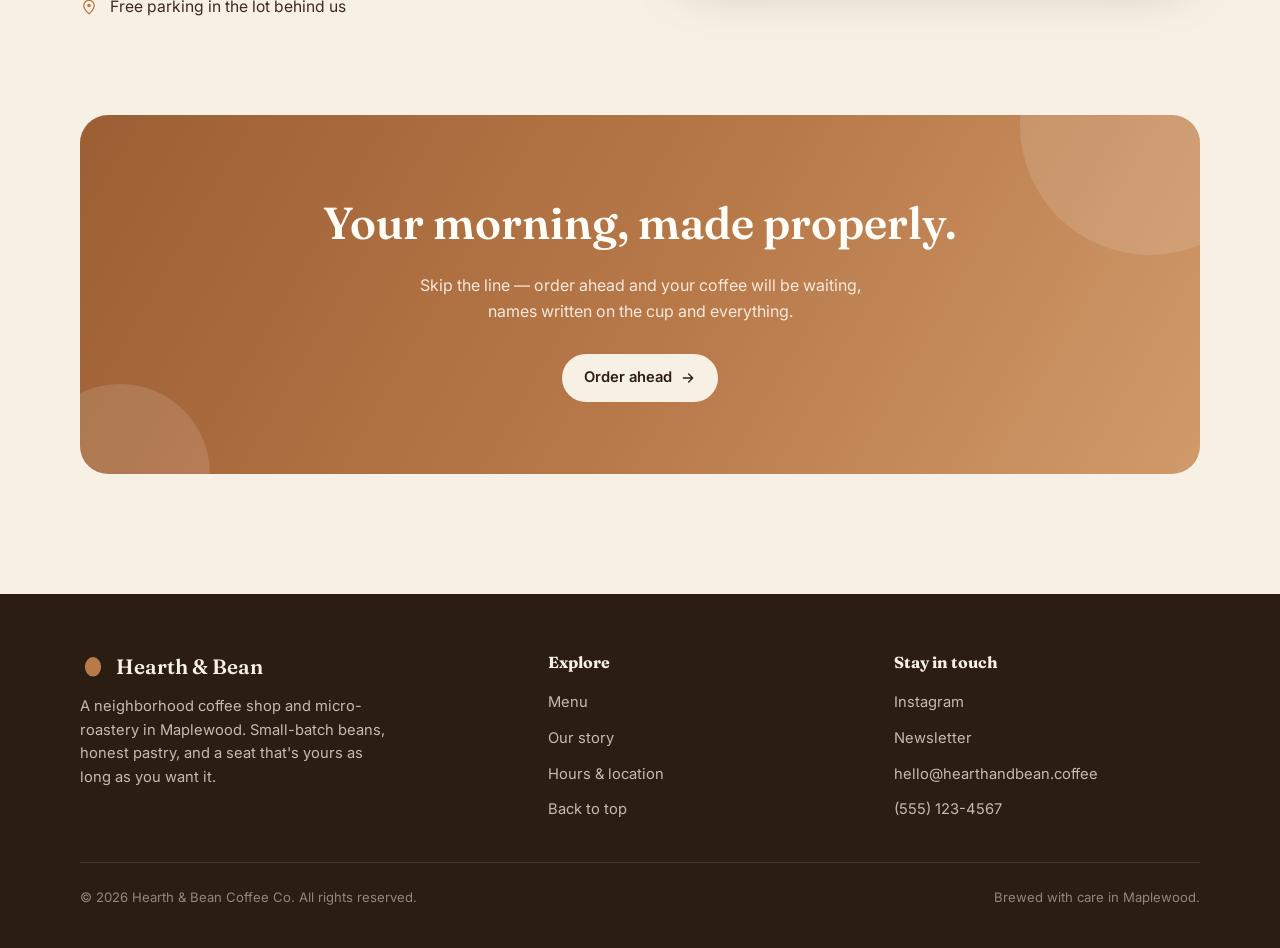
<file: examples/landing-page/without-skills/index.html>
<!DOCTYPE html>
<html lang="en">
<head>
<meta charset="UTF-8" />
<meta name="viewport" content="width=device-width, initial-scale=1.0" />
<title>Hearth &amp; Bean — Specialty Coffee in Maplewood</title>
<meta name="description" content="Hearth & Bean is a neighborhood specialty coffee shop. Small-batch roasts, honest pastries, and a warm place to sit for a while." />
<link rel="preconnect" href="https://fonts.googleapis.com" />
<link rel="preconnect" href="https://fonts.gstatic.com" crossorigin />
<link href="https://fonts.googleapis.com/css2?family=Fraunces:opsz,wght@9..144,400;9..144,500;9..144,600;9..144,700&family=Inter:wght@400;500;600&display=swap" rel="stylesheet" />
<style>
  :root {
    --espresso: #2c1d13;
    --espresso-soft: #3d2b1d;
    --cream: #f7f0e4;
    --cream-deep: #efe4d0;
    --caramel: #b97a4a;
    --caramel-deep: #9c5f33;
    --leaf: #6b7a4f;
    --white: #fffdf8;
    --muted: #8a7868;
    --radius: 18px;
    --shadow: 0 20px 50px -20px rgba(44, 29, 19, 0.35);
    --serif: "Fraunces", "Iowan Old Style", "Palatino", Georgia, serif;
    --sans: "Inter", -apple-system, BlinkMacSystemFont, "Segoe UI", sans-serif;
  }

  * { margin: 0; padding: 0; box-sizing: border-box; }

  html { scroll-behavior: smooth; }

  body {
    font-family: var(--sans);
    color: var(--espresso);
    background:
      radial-gradient(1100px 500px at 85% -10%, rgba(185, 122, 74, 0.14), transparent 60%),
      radial-gradient(900px 420px at -10% 25%, rgba(107, 122, 79, 0.10), transparent 55%),
      var(--cream);
    line-height: 1.6;
    -webkit-font-smoothing: antialiased;
  }

  img, svg { display: block; max-width: 100%; }

  .wrap { width: min(1120px, 92%); margin-inline: auto; }

  /* ---------- Header ---------- */
  header {
    position: sticky;
    top: 0;
    z-index: 50;
    background: rgba(247, 240, 228, 0.85);
    backdrop-filter: blur(12px);
    border-bottom: 1px solid rgba(44, 29, 19, 0.08);
  }

  nav {
    display: flex;
    align-items: center;
    justify-content: space-between;
    padding: 16px 0;
  }

  .brand {
    display: flex;
    align-items: center;
    gap: 10px;
    font-family: var(--serif);
    font-weight: 600;
    font-size: 1.25rem;
    letter-spacing: 0.01em;
    color: var(--espresso);
    text-decoration: none;
  }

  .brand svg { flex: 0 0 auto; }

  .nav-links {
    display: flex;
    align-items: center;
    gap: 28px;
    list-style: none;
  }

  .nav-links a {
    color: var(--espresso-soft);
    text-decoration: none;
    font-size: 0.92rem;
    font-weight: 500;
    transition: color 0.2s ease;
  }

  .nav-links a:hover { color: var(--caramel-deep); }

  .btn {
    display: inline-flex;
    align-items: center;
    gap: 8px;
    padding: 12px 22px;
    border-radius: 999px;
    border: none;
    font-family: var(--sans);
    font-size: 0.92rem;
    font-weight: 600;
    cursor: pointer;
    text-decoration: none;
    transition: transform 0.15s ease, box-shadow 0.2s ease, background 0.2s ease;
  }

  .btn-primary {
    background: var(--espresso);
    color: var(--cream);
  }

  .btn-primary:hover {
    background: var(--espresso-soft);
    transform: translateY(-1px);
    box-shadow: 0 10px 24px -10px rgba(44, 29, 19, 0.5);
  }

  .btn-ghost {
    background: transparent;
    color: var(--espresso);
    border: 1.5px solid rgba(44, 29, 19, 0.25);
  }

  .btn-ghost:hover {
    border-color: var(--espresso);
    transform: translateY(-1px);
  }

  .btn-light {
    background: var(--cream);
    color: var(--espresso);
  }

  .btn-light:hover {
    background: var(--white);
    transform: translateY(-1px);
  }

  .nav-toggle {
    display: none;
    background: none;
    border: none;
    cursor: pointer;
    padding: 6px;
  }

  /* ---------- Hero ---------- */
  .hero {
    padding: 88px 0 96px;
    overflow: hidden;
  }

  .hero-grid {
    display: grid;
    grid-template-columns: 1.1fr 0.9fr;
    gap: 56px;
    align-items: center;
  }

  .eyebrow {
    display: inline-flex;
    align-items: center;
    gap: 10px;
    font-size: 0.8rem;
    font-weight: 600;
    letter-spacing: 0.14em;
    text-transform: uppercase;
    color: var(--caramel-deep);
    margin-bottom: 20px;
  }

  .eyebrow::before {
    content: "";
    width: 26px;
    height: 1.5px;
    background: var(--caramel);
  }

  .hero h1 {
    font-family: var(--serif);
    font-weight: 600;
    font-size: clamp(2.6rem, 6vw, 4.4rem);
    line-height: 1.05;
    letter-spacing: -0.01em;
    margin-bottom: 22px;
  }

  .hero h1 em {
    font-style: italic;
    color: var(--caramel-deep);
  }

  .hero p.lede {
    font-size: 1.1rem;
    color: var(--espresso-soft);
    max-width: 46ch;
    margin-bottom: 32px;
  }

  .hero-ctas { display: flex; flex-wrap: wrap; gap: 14px; margin-bottom: 40px; }

  .hero-note {
    display: flex;
    align-items: center;
    gap: 10px;
    font-size: 0.85rem;
    color: var(--muted);
  }

  .hero-note .dots { display: inline-flex; gap: 3px; }

  .hero-note .dot {
    width: 7px; height: 7px; border-radius: 50%;
    background: var(--leaf);
    animation: pulse 2.4s ease-in-out infinite;
  }
  .hero-note .dot:nth-child(2) { animation-delay: 0.3s; }
  .hero-note .dot:nth-child(3) { animation-delay: 0.6s; }

  @keyframes pulse {
    0%, 100% { opacity: 0.3; transform: scale(0.85); }
    50% { opacity: 1; transform: scale(1); }
  }

  /* Hero art */
  .hero-art {
    position: relative;
    display: flex;
    justify-content: center;
  }

  .cup-wrap {
    position: relative;
    width: 100%;
    max-width: 420px;
    aspect-ratio: 1;
  }

  .cup-wrap::before {
    content: "";
    position: absolute;
    inset: 6% 8% 0;
    border-radius: 50%;
    background: radial-gradient(closest-side, rgba(185, 122, 74, 0.35), transparent 72%);
    filter: blur(6px);
    z-index: 0;
  }

  .cup-svg { position: relative; z-index: 1; animation: float 6s ease-in-out infinite; }

  @keyframes float {
    0%, 100% { transform: translateY(0) rotate(-1deg); }
    50% { transform: translateY(-12px) rotate(1deg); }
  }

  .steam {
    transform-origin: center;
    animation: steam 3.2s ease-in-out infinite;
  }
  .steam-2 { animation-delay: 1.1s; }

  @keyframes steam {
    0% { opacity: 0; transform: translateY(6px) scaleY(0.9); }
    40% { opacity: 0.85; }
    100% { opacity: 0; transform: translateY(-16px) scaleY(1.15); }
  }

  .badge {
    position: absolute;
    z-index: 2;
    background: var(--white);
    border-radius: 14px;
    box-shadow: var(--shadow);
    padding: 12px 16px;
    display: flex;
    align-items: center;
    gap: 10px;
    font-size: 0.82rem;
    font-weight: 600;
    color: var(--espresso);
  }

  .badge small {
    display: block;
    font-weight: 500;
    color: var(--muted);
    font-size: 0.72rem;
  }

  .badge .icon {
    width: 34px; height: 34px;
    border-radius: 10px;
    display: grid;
    place-items: center;
    background: var(--cream-deep);
  }

  .badge-top { top: 6%; left: -4%; animation: float 7s ease-in-out infinite; }
  .badge-bottom { bottom: 8%; right: -2%; animation: float 7s ease-in-out 1.2s infinite; }

  /* ---------- Strip ---------- */
  .strip {
    border-block: 1px solid rgba(44, 29, 19, 0.08);
    background: var(--cream-deep);
    overflow: hidden;
    padding: 18px 0;
    white-space: nowrap;
  }

  .strip-track {
    display: inline-block;
    animation: marquee 26s linear infinite;
  }

  .strip span {
    font-family: var(--serif);
    font-style: italic;
    font-size: 1.05rem;
    color: var(--espresso-soft);
    margin: 0 34px;
  }

  .strip .sep { color: var(--caramel); }

  @keyframes marquee {
    from { transform: translateX(0); }
    to { transform: translateX(-50%); }
  }

  /* ---------- Sections ---------- */
  section { padding: 96px 0; }

  .section-head {
    max-width: 620px;
    margin-bottom: 56px;
  }

  .section-head.center { margin-inline: auto; text-align: center; }

  .section-head h2 {
    font-family: var(--serif);
    font-weight: 600;
    font-size: clamp(2rem, 4.5vw, 3rem);
    line-height: 1.1;
    letter-spacing: -0.01em;
    margin-bottom: 16px;
  }

  .section-head p {
    color: var(--muted);
    font-size: 1.05rem;
  }

  /* ---------- Story ---------- */
  .story-grid {
    display: grid;
    grid-template-columns: 0.95fr 1.05fr;
    gap: 64px;
    align-items: center;
  }

  .story-art {
    position: relative;
    border-radius: var(--radius);
    overflow: hidden;
    box-shadow: var(--shadow);
    background: var(--espresso);
  }

  .story-art img {
    width: 100%;
    height: 100%;
    object-fit: cover;
    opacity: 0.9;
  }

  .story-quote {
    position: absolute;
    left: 16px; right: 16px; bottom: 16px;
    background: rgba(44, 29, 19, 0.82);
    backdrop-filter: blur(6px);
    color: var(--cream);
    border-radius: 14px;
    padding: 14px 18px;
    font-size: 0.9rem;
  }

  .story-quote strong { font-family: var(--serif); display: block; margin-bottom: 2px; }

  .story-copy p {
    color: var(--espresso-soft);
    margin-bottom: 18px;
    font-size: 1.02rem;
  }

  .story-copy p:first-of-type::first-letter {
    font-family: var(--serif);
    font-size: 3.1rem;
    float: left;
    line-height: 0.85;
    padding-right: 8px;
    color: var(--caramel-deep);
  }

  .story-stats {
    display: grid;
    grid-template-columns: repeat(3, 1fr);
    gap: 18px;
    margin-top: 32px;
  }

  .stat {
    background: var(--white);
    border-radius: 14px;
    padding: 18px 16px;
    border: 1px solid rgba(44, 29, 19, 0.07);
  }

  .stat .num {
    font-family: var(--serif);
    font-weight: 600;
    font-size: 1.7rem;
    color: var(--caramel-deep);
    line-height: 1.1;
  }

  .stat .label { font-size: 0.8rem; color: var(--muted); }

  /* ---------- Menu ---------- */
  .menu {
    background:
      radial-gradient(800px 380px at 10% 0%, rgba(185, 122, 74, 0.12), transparent 55%),
      var(--espresso);
    color: var(--cream);
    border-radius: 28px;
    padding: 72px 0;
  }

  .menu .section-head h2 { color: var(--cream); }
  .menu .section-head p { color: rgba(247, 240, 228, 0.7); }

  .menu-grid {
    display: grid;
    grid-template-columns: repeat(auto-fit, minmax(250px, 1fr));
    gap: 22px;
  }

  .card {
    background: rgba(255, 253, 248, 0.05);
    border: 1px solid rgba(255, 253, 248, 0.1);
    border-radius: var(--radius);
    padding: 26px;
    transition: transform 0.2s ease, background 0.2s ease;
  }

  .card:hover {
    transform: translateY(-5px);
    background: rgba(255, 253, 248, 0.09);
  }

  .card .icon {
    width: 52px; height: 52px;
    border-radius: 14px;
    display: grid;
    place-items: center;
    background: rgba(185, 122, 74, 0.2);
    margin-bottom: 18px;
  }

  .card h3 {
    font-family: var(--serif);
    font-weight: 600;
    font-size: 1.25rem;
    display: flex;
    align-items: baseline;
    justify-content: space-between;
    gap: 12px;
    margin-bottom: 8px;
  }

  .card h3 .price {
    font-family: var(--sans);
    font-weight: 600;
    font-size: 0.95rem;
    color: var(--caramel);
    white-space: nowrap;
  }

  .card p {
    color: rgba(247, 240, 228, 0.72);
    font-size: 0.92rem;
  }

  .card .tag {
    display: inline-block;
    margin-top: 14px;
    font-size: 0.72rem;
    font-weight: 600;
    letter-spacing: 0.06em;
    text-transform: uppercase;
    color: var(--cream);
    background: rgba(107, 122, 79, 0.55);
    border-radius: 999px;
    padding: 4px 10px;
  }

  .menu-foot {
    margin-top: 40px;
    text-align: center;
    color: rgba(247, 240, 228, 0.7);
    font-size: 0.9rem;
  }

  .menu-foot a { color: var(--cream); }

  /* ---------- Visit ---------- */
  .visit-grid {
    display: grid;
    grid-template-columns: 1fr 1fr;
    gap: 56px;
    align-items: center;
  }

  .visit-copy h2 {
    font-family: var(--serif);
    font-weight: 600;
    font-size: clamp(2rem, 4.5vw, 3rem);
    line-height: 1.1;
    margin-bottom: 24px;
  }

  .hours {
    list-style: none;
    border-top: 1px solid rgba(44, 29, 19, 0.12);
  }

  .hours li {
    display: flex;
    justify-content: space-between;
    align-items: center;
    padding: 13px 0;
    border-bottom: 1px solid rgba(44, 29, 19, 0.12);
    font-size: 0.98rem;
  }

  .hours .day { font-weight: 500; }

  .hours .time { color: var(--muted); }

  .hours .today {
    background: var(--cream-deep);
    border-radius: 999px;
    padding: 2px 12px;
    font-size: 0.72rem;
    font-weight: 600;
    text-transform: uppercase;
    letter-spacing: 0.06em;
    color: var(--caramel-deep);
    margin-left: 10px;
  }

  .visit-meta { margin-top: 28px; display: grid; gap: 14px; }

  .visit-meta p { display: flex; align-items: center; gap: 12px; font-size: 0.98rem; color: var(--espresso-soft); }

  .visit-meta svg { flex: 0 0 auto; }

  /* Mini map */
  .map-card {
    position: relative;
    border-radius: var(--radius);
    overflow: hidden;
    box-shadow: var(--shadow);
    border: 1px solid rgba(44, 29, 19, 0.08);
    min-height: 380px;
    background:
      linear-gradient(rgba(239, 228, 208, 0.55), rgba(239, 228, 208, 0.55)),
      repeating-linear-gradient(0deg, transparent 0 46px, rgba(44, 29, 19, 0.06) 46px 47px),
      repeating-linear-gradient(90deg, transparent 0 46px, rgba(44, 29, 19, 0.06) 46px 47px),
      var(--cream-deep);
  }

  .map-road {
    position: absolute;
    background: rgba(255, 253, 248, 0.9);
    border: 1px solid rgba(44, 29, 19, 0.12);
  }
  .map-road.h {
    top: 34%; left: -5%; right: -5%; height: 52px; transform: rotate(-2deg);
  }
  .map-road.v {
    top: -5%; bottom: -5%; left: 38%; width: 42px; transform: rotate(3deg);
  }

  .map-pin {
    position: absolute;
    top: 30%; left: 46%;
    width: 46px; height: 46px;
    display: grid;
    place-items: center;
    z-index: 2;
    animation: pin-bob 2.6s ease-in-out infinite;
  }

  @keyframes pin-bob {
    0%, 100% { transform: translateY(0); }
    50% { transform: translateY(-6px); }
  }

  .map-pin::after {
    content: "";
    position: absolute;
    bottom: -14px;
    width: 30px; height: 8px;
    border-radius: 50%;
    background: rgba(44, 29, 19, 0.25);
    filter: blur(3px);
    animation: shadow 2.6s ease-in-out infinite;
  }

  @keyframes shadow {
    0%, 100% { transform: scale(1); opacity: 1; }
    50% { transform: scale(0.7); opacity: 0.5; }
  }

  .map-roadsign {
    position: absolute;
    bottom: 20px; left: 20px;
    background: var(--white);
    border-radius: 12px;
    box-shadow: var(--shadow);
    padding: 12px 16px;
    font-size: 0.82rem;
    z-index: 2;
  }

  .map-roadsign strong { display: block; font-family: var(--serif); font-size: 1rem; }
  .map-roadsign span { color: var(--muted); }

  /* ---------- CTA banner ---------- */
  .cta-banner {
    background: linear-gradient(120deg, var(--caramel-deep), var(--caramel) 55%, #d09a6b);
    border-radius: 28px;
    padding: 72px 56px;
    text-align: center;
    position: relative;
    overflow: hidden;
  }

  .cta-banner::before,
  .cta-banner::after {
    content: "";
    position: absolute;
    border-radius: 50%;
    background: rgba(255, 253, 248, 0.12);
  }
  .cta-banner::before { width: 260px; height: 260px; top: -120px; right: -80px; }
  .cta-banner::after { width: 180px; height: 180px; bottom: -90px; left: -50px; }

  .cta-banner h2 {
    font-family: var(--serif);
    font-weight: 600;
    font-size: clamp(1.9rem, 4vw, 2.8rem);
    color: var(--white);
    margin-bottom: 14px;
    position: relative; z-index: 1;
  }

  .cta-banner p {
    color: rgba(255, 253, 248, 0.85);
    max-width: 46ch;
    margin: 0 auto 30px;
    position: relative; z-index: 1;
  }

  .cta-banner .btn { position: relative; z-index: 1; }

  /* ---------- Footer ---------- */
  footer {
    background: var(--espresso);
    color: rgba(247, 240, 228, 0.75);
    padding: 56px 0 40px;
    margin-top: 24px;
  }

  .footer-grid {
    display: grid;
    grid-template-columns: 1.4fr 1fr 1fr;
    gap: 40px;
    margin-bottom: 40px;
  }

  .footer-brand { font-family: var(--serif); font-weight: 600; font-size: 1.3rem; color: var(--cream); display: flex; align-items: center; gap: 10px; margin-bottom: 12px; }

  footer p.foot-blurb { font-size: 0.92rem; max-width: 34ch; }

  footer h4 {
    font-family: var(--serif);
    font-size: 1rem;
    color: var(--cream);
    margin-bottom: 14px;
  }

  footer ul { list-style: none; display: grid; gap: 10px; }

  footer ul a {
    color: rgba(247, 240, 228, 0.75);
    text-decoration: none;
    font-size: 0.92rem;
    transition: color 0.2s ease;
  }

  footer ul a:hover { color: var(--cream); }

  .footer-bottom {
    border-top: 1px solid rgba(255, 253, 248, 0.12);
    padding-top: 24px;
    display: flex;
    justify-content: space-between;
    flex-wrap: wrap;
    gap: 12px;
    font-size: 0.82rem;
    color: rgba(247, 240, 228, 0.5);
  }

  /* ---------- Responsive ---------- */
  @media (max-width: 900px) {
    .hero-grid,
    .story-grid,
    .visit-grid { grid-template-columns: 1fr; gap: 48px; }

    .hero { padding: 56px 0 72px; }

    .hero-art { order: -1; }

    .badge-top { left: 4%; }
    .badge-bottom { right: 4%; }

    .footer-grid { grid-template-columns: 1fr 1fr; }
  }

  @media (max-width: 640px) {
    section { padding: 64px 0; }
    .menu { padding: 56px 0; border-radius: 20px; }
    .cta-banner { padding: 56px 28px; }

    .nav-links {
      position: fixed;
      inset: 0;
      background: var(--cream);
      flex-direction: column;
      justify-content: center;
      gap: 32px;
      font-size: 1.4rem;
      transform: translateX(100%);
      transition: transform 0.3s ease;
      z-index: 60;
    }

    .nav-links.open { transform: translateX(0); }

    .nav-toggle { display: block; z-index: 70; }

    .nav-links .btn { font-size: 1rem; }

    .story-stats { grid-template-columns: 1fr; }
    .footer-grid { grid-template-columns: 1fr; }

    .hero-note { flex-wrap: wrap; }
  }
</style>
</head>
<body>

<!-- ======== Header ======== -->
<header>
  <nav class="wrap" aria-label="Primary">
    <a class="brand" href="#top" aria-label="Hearth & Bean home">
      <svg width="30" height="30" viewBox="0 0 32 32" fill="none" aria-hidden="true">
        <ellipse cx="16" cy="17" rx="10" ry="12" fill="#B97A4A"/>
        <path d="M6 17a10 12 0 0 1 20 0 10 12 0 0 0-20 0Z" fill="#3D2B1D" opacity="0.25"/>
      </svg>
      Hearth &amp; Bean
    </a>

    <ul class="nav-links" id="navLinks">
      <li><a href="#menu">Menu</a></li>
      <li><a href="#story">Our Story</a></li>
      <li><a href="#visit">Visit</a></li>
      <li><a class="btn btn-primary" href="#visit">Order ahead</a></li>
    </ul>

    <button class="nav-toggle" id="navToggle" aria-label="Toggle menu" aria-expanded="false" aria-controls="navLinks">
      <svg width="26" height="26" viewBox="0 0 24 24" fill="none" aria-hidden="true">
        <path d="M4 7h16M4 12h16M4 17h16" stroke="#2C1D13" stroke-width="1.8" stroke-linecap="round"/>
      </svg>
    </button>
  </nav>
</header>

<main id="top">

  <!-- ======== Hero ======== -->
  <section class="hero">
    <div class="wrap hero-grid">
      <div>
        <span class="eyebrow">Small-batch specialty coffee</span>
        <h1>Slow mornings, <em>roasted well.</em></h1>
        <p class="lede">
          Hearth &amp; Bean is a neighborhood coffee shop in Maplewood — single-origin
          beans roasted on the corner, pastries baked at dawn, and a warm seat
          that doesn't rush you out.
        </p>
        <div class="hero-ctas">
          <a class="btn btn-primary" href="#menu">
            Explore the menu
            <svg width="16" height="16" viewBox="0 0 24 24" fill="none" aria-hidden="true">
              <path d="M5 12h14m-6-6 6 6-6 6" stroke="currentColor" stroke-width="2" stroke-linecap="round" stroke-linejoin="round"/>
            </svg>
          </a>
          <a class="btn btn-ghost" href="#visit">Find us</a>
        </div>
        <p class="hero-note">
          <span class="dots"><span class="dot"></span><span class="dot"></span><span class="dot"></span></span>
          Roasting this week: <strong>Colombia El Paraíso</strong>
        </p>
      </div>

      <div class="hero-art">
        <div class="cup-wrap">
          <svg class="cup-svg" viewBox="0 0 360 360" aria-hidden="true">
            <defs>
              <linearGradient id="cupBody" x1="0" y1="0" x2="1" y2="1">
                <stop offset="0" stop-color="#FDF8EF"/>
                <stop offset="1" stop-color="#EBDCC6"/>
              </linearGradient>
              <linearGradient id="coffee" x1="0" y1="0" x2="0" y2="1">
                <stop offset="0" stop-color="#4A3222"/>
                <stop offset="1" stop-color="#2C1D13"/>
              </linearGradient>
            </defs>

            <!-- steam -->
            <path class="steam" d="M150 96c-10-14-10-30 2-44 10 14 10 30-2 44Z" fill="#B97A4A" opacity="0.5"/>
            <path class="steam steam-2" d="M195 102c-10-14-10-30 2-44 10 14 10 30-2 44Z" fill="#B97A4A" opacity="0.5"/>
            <path class="steam" d="M240 96c-10-14-10-30 2-44 10 14 10 30-2 44Z" fill="#B97A4A" opacity="0.5"/>

            <!-- saucer -->
            <ellipse cx="205" cy="258" rx="108" ry="26" fill="#3D2B1D"/>
            <ellipse cx="205" cy="252" rx="108" ry="26" fill="#FDF8EF"/>

            <!-- cup -->
            <path d="M110 112c-6 18-8 48 4 84 8 24 36 36 88 36 54 0 82-12 90-36 12-36 10-66 4-84Z"
                  fill="url(#cupBody)" stroke="#C9B495" stroke-width="2"/>
            <!-- handle -->
            <path d="M288 140c30 4 40 28 26 52" fill="none" stroke="#D8C7AC" stroke-width="14" stroke-linecap="round"/>
            <!-- coffee -->
            <path d="M122 122c-4 14-6 34 4 62 6 16 26 24 76 24 52 0 72-8 78-24 10-28 8-48 4-62 14-6 12-16-4-18-18-3-64-4-80 2-14-5-58-6-76 2-16 4-14 12-2 14Z"
                  fill="url(#coffee)"/>
            <!-- rim -->
            <ellipse cx="202" cy="118" rx="90" ry="15" fill="none" stroke="#C9B495" stroke-width="2"/>
          </svg>

          <div class="badge badge-top">
            <span class="icon" aria-hidden="true">
              <svg width="18" height="18" viewBox="0 0 24 24" fill="none">
                <path d="M12 3v3M12 18v3M3 12h3M18 12h3M5.6 5.6l2.1 2.1M16.3 16.3l2.1 2.1M18.4 5.6l-2.1 2.1M7.7 16.3l-2.1 2.1" stroke="#B97A4A" stroke-width="1.8" stroke-linecap="round"/>
                <circle cx="12" cy="12" r="4" fill="#B97A4A"/>
              </svg>
            </span>
            <span>Single-origin<br /><small>Roasted in-house weekly</small></span>
          </div>

          <div class="badge badge-bottom">
            <span class="icon" aria-hidden="true">
              <svg width="18" height="18" viewBox="0 0 24 24" fill="#B97A4A">
                <path d="M12 2l2.6 6.3 6.8.5-5.2 4.5 1.6 6.7L12 16.6 6.2 20l1.6-6.7L2.6 8.8l6.8-.5L12 2z"/>
              </svg>
            </span>
            <span>4.9 rating<br /><small>860+ reviews on Google</small></span>
          </div>
        </div>
      </div>
    </div>
  </section>

  <!-- ======== Marquee strip ======== -->
  <div class="strip" aria-hidden="true">
    <div class="strip-track">
      <span>House blend</span><span class="sep">•</span>
      <span>Pour-overs</span><span class="sep">•</span>
      <span>Pastries baked at dawn</span><span class="sep">•</span>
      <span>Oat milk, always free</span><span class="sep">•</span>
      <span>Wi-Fi that works</span><span class="sep">•</span>
      <span>Dog friendly patio</span><span class="sep">•</span>
      <span>House blend</span><span class="sep">•</span>
      <span>Pour-overs</span><span class="sep">•</span>
      <span>Pastries baked at dawn</span><span class="sep">•</span>
      <span>Oat milk, always free</span><span class="sep">•</span>
      <span>Wi-Fi that works</span><span class="sep">•</span>
      <span>Dog friendly patio</span><span class="sep">•</span>
    </div>
  </div>

  <!-- ======== Story ======== -->
  <section id="story">
    <div class="wrap story-grid">
      <div class="story-art">
        <svg viewBox="0 0 520 420" preserveAspectRatio="xMidYMid slice" aria-label="A cozy interior illustration">
          <rect width="520" height="420" fill="#3D2B1D"/>
          <circle cx="420" cy="120" r="70" fill="#D09A6B" opacity="0.5"/>
          <circle cx="440" cy="140" r="120" fill="#B97A4A" opacity="0.35"/>
          <rect x="40" y="300" width="150" height="120" rx="8" fill="#6B4A2E"/>
          <rect x="70" y="380" width="10" height="40" fill="#2C1D13"/>
          <rect x="130" y="380" width="10" height="40" fill="#2C1D13"/>
          <rect x="200" y="320" width="90" height="100" rx="6" fill="#7A583A"/>
          <rect x="215" y="340" width="60" height="80" rx="4" fill="#2C1D13"/>
          <rect x="330" y="260" width="120" height="160" rx="8" fill="#6B4A2E"/>
          <rect x="355" y="285" width="70" height="135" rx="4" fill="#8A6a48" opacity="0.85"/>
          <circle cx="480" cy="320" r="60" fill="#B97A4A" opacity="0.3"/>
          <path d="M90 210h140v14c0 24-14 40-34 40h-72c-20 0-34-16-34-40v-14Z" fill="#7A583A"/>
          <rect x="84" y="206" width="152" height="8" rx="4" fill="#3D2B1D"/>
          <g fill="#F7F0E4" opacity="0.92">
            <rect x="160" y="150" width="30" height="6" rx="3"/>
            <rect x="160" y="168" width="22" height="6" rx="3"/>
            <rect x="160" y="186" width="26" height="6" rx="3"/>
          </g>
          <circle cx="120" cy="120" r="8" fill="#D09A6B"/>
          <circle cx="150" cy="140" r="5" fill="#D09A6B"/>
          <circle cx="140" cy="105" r="6" fill="#D09A6B"/>
        </svg>
        <div class="story-quote">
          <strong>"Come for the coffee, stay for the corner table."</strong>
          — every regular, eventually
        </div>
      </div>

      <div class="story-copy">
        <div class="section-head" style="margin-bottom: 20px;">
          <span class="eyebrow">Our story</span>
          <h2>Roasted three blocks from where you drink it.</h2>
        </div>
        <p>
          We opened Hearth &amp; Bean in 2016 with one roaster, a secondhand
          espresso machine, and a stubborn belief that a coffee shop should feel
          like a living room — one that happens to serve excellent coffee.
        </p>
        <p>
          Every bean is sourced directly from farms we can name, roasted in small
          batches on our own roaster, and served within days of roasting. Nothing
          sits on a shelf waiting to go stale. Nothing is rushed.
        </p>
        <div class="story-stats">
          <div class="stat">
            <div class="num">2016</div>
            <div class="label">Serving since</div>
          </div>
          <div class="stat">
            <div class="num">12</div>
            <div class="label">Direct-trade farms</div>
          </div>
          <div class="stat">
            <div class="num">100%</div>
            <div class="label">Roasted in-house</div>
          </div>
        </div>
      </div>
    </div>
  </section>

  <!-- ======== Menu ======== -->
  <section id="menu" class="wrap">
    <div class="menu">
      <div class="wrap">
        <div class="section-head center">
          <span class="eyebrow">The menu</span>
          <h2>What's on the counter today</h2>
          <p>Classics done properly, plus a rotating cast of single-origin pour-overs. Oat milk is always free — no charge, no judgement.</p>
        </div>

        <div class="menu-grid">
          <article class="card">
            <div class="icon">
              <svg width="26" height="26" viewBox="0 0 24 24" fill="none" aria-hidden="true">
                <path d="M4 10h12v4a4 4 0 0 1-4 4H8a4 4 0 0 1-4-4v-4Z" fill="#F7F0E4"/>
                <path d="M16 11h2a3 3 0 0 1 0 6h-2" stroke="#F7F0E4" stroke-width="1.6"/>
              </svg>
            </div>
            <h3>House Espresso <span class="price">$3.50</span></h3>
            <p>Our signature blend — chocolate, hazelnut, a whisper of dried cherry. Pulled every 15 minutes.</p>
            <span class="tag">Bestseller</span>
          </article>

          <article class="card">
            <div class="icon">
              <svg width="26" height="26" viewBox="0 0 24 24" fill="none" aria-hidden="true">
                <path d="M5 5h4v8a3 3 0 1 1-4 0V5Z" fill="#F7F0E4"/>
                <path d="M9 9h10a3 3 0 0 1 0 6H9" stroke="#F7F0E4" stroke-width="1.6"/>
              </svg>
            </div>
            <h3>Oat Milk Latte <span class="price">$5.25</span></h3>
            <p>Double shot, silky oat milk, latte art included (we practice a lot). 24 oz and 12 oz both on offer.</p>
            <span class="tag">House favorite</span>
          </article>

          <article class="card">
            <div class="icon">
              <svg width="26" height="26" viewBox="0 0 24 24" fill="none" aria-hidden="true">
                <path d="M4 5h16v8a6 6 0 0 1-6 6h-4a6 6 0 0 1-6-6V5Z" fill="#F7F0E4"/>
                <path d="M7 4v3M17 4v3" stroke="#F7F0E4" stroke-width="1.6" stroke-linecap="round"/>
              </svg>
            </div>
            <h3>Pour-Over <span class="price">$5.00</span></h3>
            <p>Ask what's on the bar — usually a washed Kenyan or a fruit-forward Ethiopian. Brewed to order.</p>
            <span class="tag">Rotates weekly</span>
          </article>

          <article class="card">
            <div class="icon">
              <svg width="26" height="26" viewBox="0 0 24 24" fill="none" aria-hidden="true">
                <path d="M12 3c4 3 6 6 6 9a6 6 0 1 1-12 0c0-3 2-6 6-9Z" fill="#F7F0E4"/>
                <path d="M10 15.5a2.5 2.5 0 0 0 2 1.8" stroke="#B97A4A" stroke-width="1.6" stroke-linecap="round"/>
              </svg>
            </div>
            <h3>Cardamom Bun <span class="price">$4.25</span></h3>
            <p>Baked at 5 a.m. every morning. Pillowy, sticky, dangerously easy to order two of.</p>
            <span class="tag">Baked in-house</span>
          </article>

          <article class="card">
            <div class="icon">
              <svg width="26" height="26" viewBox="0 0 24 24" fill="none" aria-hidden="true">
                <path d="M12 21c-5-4-8-7.5-8-11a4 4 0 0 1 8-1 4 4 0 0 1 8 1c0 3.5-3 7-8 11Z" fill="#F7F0E4"/>
                <path d="M12 14c-2-1.8-3-3.3-3-4.5a1.5 1.5 0 0 1 3-.4 1.5 1.5 0 0 1 3 .4c0 1.2-1 2.7-3 4.5Z" fill="#B97A4A"/>
              </svg>
            </div>
            <h3>Matcha &amp; Honey <span class="price">$5.50</span></h3>
            <p>Ceremonial-grade matcha, a spoon of local honey, and a splash of vanilla. Served hot or iced.</p>
            <span class="tag">Just as good iced</span>
          </article>

          <article class="card">
            <div class="icon">
              <svg width="26" height="26" viewBox="0 0 24 24" fill="none" aria-hidden="true">
                <path d="M3 9h12v7a4 4 0 0 1-4 4H7a4 4 0 0 1-4-4V9Z" fill="#F7F0E4"/>
                <path d="M15 11h2a3 3 0 0 1 0 6h-2" stroke="#F7F0E4" stroke-width="1.6"/>
                <path d="M9 6l2-3" stroke="#F7F0E4" stroke-width="1.6" stroke-linecap="round"/>
              </svg>
            </div>
            <h3>Cold Brew <span class="price">$4.75</span></h3>
            <p>Steeped 18 hours, bottled on tap. Naturally sweet, zero bitterness, 30 mg of "see you tomorrow".</p>
            <span class="tag">On nitro tap</span>
          </article>
        </div>

        <p class="menu-foot">
          Full menu with seasonal specials is on the board at the shop. <a href="#visit">Come take a look →</a>
        </p>
      </div>
    </div>
  </section>

  <!-- ======== Visit ======== -->
  <section id="visit">
    <div class="wrap visit-grid">
      <div>
        <div class="visit-copy">
          <span class="eyebrow">Visit us</span>
          <h2>On the corner of Maple &amp; 4th</h2>
        </div>

        <ul class="hours" id="hoursList">
          <li><span class="day">Monday – Friday <span class="time">6:30a – 6:00p</span></span><span class="time today">Open today</span></li>
          <li><span class="day">Saturday <span class="time">7:00a – 7:00p</span></span></li>
          <li><span class="day">Sunday <span class="time">7:30a – 3:00p</span></span></li>
        </ul>

        <div class="visit-meta">
          <p>
            <svg width="18" height="18" viewBox="0 0 24 24" fill="none" aria-hidden="true">
              <path d="M12 21c-5-4-8-7.5-8-11a4 4 0 0 1 8-1 4 4 0 0 1 8 1c0 3.5-3 7-8 11Z" fill="#B97A4A"/>
              <circle cx="12" cy="10" r="1.6" fill="#fff"/>
            </svg>
            214 Maple Street, Maplewood
          </p>
          <p>
            <svg width="18" height="18" viewBox="0 0 24 24" fill="none" aria-hidden="true">
              <path d="M4 6h16v12H4V6Z" fill="#B97A4A"/>
              <path d="M4 7l8 6 8-6" stroke="#fff" stroke-width="1.6"/>
            </svg>
            hello@hearthandbean.coffee
          </p>
          <p>
            <svg width="18" height="18" viewBox="0 0 24 24" fill="none" aria-hidden="true">
              <path d="M12 3a7 7 0 0 1 7 7c0 5-7 11-7 11S5 15 5 10a7 7 0 0 1 7-7Z" fill="none" stroke="#B97A4A" stroke-width="1.7"/>
              <circle cx="12" cy="10" r="2.4" fill="#B97A4A"/>
            </svg>
            Free parking in the lot behind us
          </p>
        </div>
      </div>

      <div class="map-card" role="img" aria-label="Stylized map showing Hearth &amp; Bean at the corner of Maple and 4th">
        <div class="map-road h"></div>
        <div class="map-road v"></div>
        <div class="map-pin" aria-hidden="true">
          <svg width="46" height="46" viewBox="0 0 24 24" fill="none">
            <path d="M12 2c3.9 0 7 3 7 6.7 0 4.7-7 13.3-7 13.3S5 13.4 5 8.7C5 5 8.1 2 12 2Z" fill="#B97A4A"/>
            <circle cx="12" cy="8.5" r="2.5" fill="#FDF8EF"/>
          </svg>
        </div>
        <div class="map-roadsign">
          <strong>Hearth &amp; Bean</strong>
          <span>214 Maple St · corner of 4th</span>
        </div>
      </div>
    </div>
  </section>

  <!-- ======== CTA ======== -->
  <section class="wrap" style="padding-top: 0;">
    <div class="cta-banner">
      <h2>Your morning, made properly.</h2>
      <p>Skip the line — order ahead and your coffee will be waiting, names written on the cup and everything.</p>
      <a class="btn btn-light" href="#visit">
        Order ahead
        <svg width="16" height="16" viewBox="0 0 24 24" fill="none" aria-hidden="true">
          <path d="M5 12h14m-6-6 6 6-6 6" stroke="currentColor" stroke-width="2" stroke-linecap="round" stroke-linejoin="round"/>
        </svg>
      </a>
    </div>
  </section>
</main>

<!-- ======== Footer ======== -->
<footer>
  <div class="wrap">
    <div class="footer-grid">
      <div>
        <p class="footer-brand">
          <svg width="26" height="26" viewBox="0 0 32 32" fill="none" aria-hidden="true">
            <ellipse cx="16" cy="17" rx="10" ry="12" fill="#B97A4A"/>
            <path d="M6 17a10 12 0 0 1 20 0 10 12 0 0 0-20 0Z" fill="#2C1D13" opacity="0.3"/>
          </svg>
          Hearth &amp; Bean
        </p>
        <p class="foot-blurb">A neighborhood coffee shop and micro-roastery in Maplewood. Small-batch beans, honest pastry, and a seat that's yours as long as you want it.</p>
      </div>
      <div>
        <h4>Explore</h4>
        <ul>
          <li><a href="#menu">Menu</a></li>
          <li><a href="#story">Our story</a></li>
          <li><a href="#visit">Hours &amp; location</a></li>
          <li><a href="#top">Back to top</a></li>
        </ul>
      </div>
      <div>
        <h4>Stay in touch</h4>
        <ul>
          <li><a href="#">Instagram</a></li>
          <li><a href="#">Newsletter</a></li>
          <li><a href="mailto:hello@hearthandbean.coffee">hello@hearthandbean.coffee</a></li>
          <li><a href="tel:+15551234567">(555) 123-4567</a></li>
        </ul>
      </div>
    </div>
    <div class="footer-bottom">
      <span>© <span id="year">2026</span> Hearth &amp; Bean Coffee Co. All rights reserved.</span>
      <span>Brewed with care in Maplewood.</span>
    </div>
  </div>
</footer>

<script>
  // Mobile nav toggle
  const navToggle = document.getElementById('navToggle');
  const navLinks = document.getElementById('navLinks');

  navToggle.addEventListener('click', () => {
    const open = navLinks.classList.toggle('open');
    navToggle.setAttribute('aria-expanded', String(open));
    navToggle.innerHTML = open
      ? '<svg width="26" height="26" viewBox="0 0 24 24" fill="none" aria-hidden="true"><path d="M6 6l12 12M18 6L6 18" stroke="#2C1D13" stroke-width="1.8" stroke-linecap="round"/></svg>'
      : '<svg width="26" height="26" viewBox="0 0 24 24" fill="none" aria-hidden="true"><path d="M4 7h16M4 12h16M4 17h16" stroke="#2C1D13" stroke-width="1.8" stroke-linecap="round"/></svg>';
  });

  navLinks.querySelectorAll('a').forEach((link) =>
    link.addEventListener('click', () => {
      navLinks.classList.remove('open');
      navToggle.setAttribute('aria-expanded', 'false');
    })
  );

  // Year
  document.getElementById('year').textContent = new Date().getFullYear();

  // Hours — mark today's row
  const day = new Date().getDay();
  const rows = document.querySelectorAll('#hoursList li');
  const isWeekend = day === 6; // Saturday
  const isSunday = day === 0;
  const idx = isSunday ? 2 : isWeekend ? 1 : 0;
  if (rows[idx]) {
    const todayBadge = rows[idx].querySelector('.today');
    if (todayBadge) todayBadge.style.display = 'inline-block';
    else rows[idx].querySelector('.day').insertAdjacentHTML('beforeend', '<span class="today">Open today</span>');
  }
</script>
</body>
</html>
</file>
